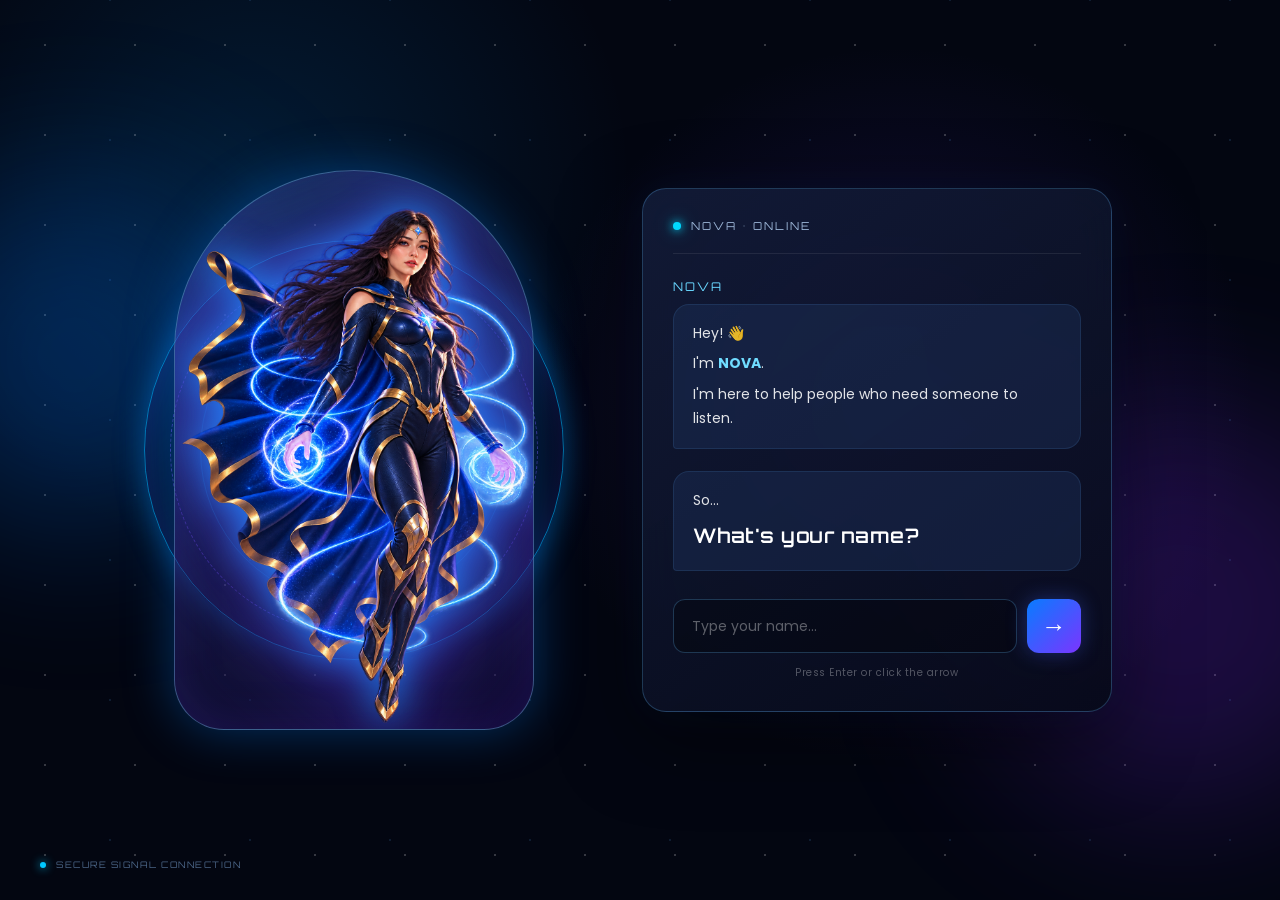
<file: index.html>
<!DOCTYPE html>
<html lang="en">

<head>
    <meta charset="UTF-8">
    <meta name="viewport" content="width=device-width, initial-scale=1.0">

    <title>NOVA | Guardian of Lost Hope</title>

    <link rel="preconnect" href="https://fonts.googleapis.com">
    <link rel="preconnect" href="https://fonts.gstatic.com" crossorigin>

    <link
        href="https://fonts.googleapis.com/css2?family=Orbitron:wght@400;500;600;700&family=Poppins:wght@300;400;500;600&display=swap"
        rel="stylesheet">

    <link rel="stylesheet" href="style.css">
</head>

<body>

    <main class="hero-screen">

        <!-- =================================
             BACKGROUND
        ================================== -->

        <div class="stars"></div>

        <div class="glow glow-one"></div>
        <div class="glow glow-two"></div>


        <!-- =================================
             NOVA
        ================================== -->

        <section class="superhero">

            <div class="hero-image-container">

                <div class="energy-circle"></div>

                <div class="hero-placeholder">

                    <img
                        src="images/nova2.png"
                        alt="NOVA - Guardian of Lost Hope"
                        class="nova-image"
                    >

                </div>

            </div>

        </section>


        <!-- =================================
             CONVERSATION
        ================================== -->

        <section class="conversation">

            <div class="conversation-header">

                <span class="online-dot"></span>

                <span>NOVA • ONLINE</span>

            </div>


            <!-- NOVA INTRO -->

            <div class="message nova-message">

                <div class="message-name">
                    NOVA
                </div>

                <div class="message-text">

                    <p>
                        Hey! 👋
                    </p>

                    <p>
                        I'm <strong>NOVA</strong>.
                    </p>

                    <p>
                        I'm here to help people
                        who need someone to listen.
                    </p>

                </div>

            </div>


            <!-- NAME QUESTION -->

            <div class="message nova-message">

                <div class="message-text">

                    <p>
                        So...
                    </p>

                    <p class="big-question">
                        What's your name?
                    </p>

                </div>

            </div>


            <!-- NAME INPUT -->

            <div class="user-input-area">

                <input
                    type="text"
                    id="nameInput"
                    placeholder="Type your name..."
                    autocomplete="off"
                >

                <button
                    id="sendName"
                    type="button"
                >
                    →
                </button>

            </div>


            <p class="input-hint">
                Press Enter or click the arrow
            </p>

        </section>


        <!-- =================================
             SIGNAL STATUS
        ================================== -->

        <div class="signal-indicator">

            <span class="signal-dot"></span>

            SECURE SIGNAL CONNECTION

        </div>

    </main>


    <!-- =================================
         JAVASCRIPT
    ================================== -->

    <script>

        const nameInput =
            document.getElementById("nameInput");

        const sendName =
            document.getElementById("sendName");


        function goToNextPage() {

            const name =
                nameInput.value.trim();


            /* Prevent empty name */

            if (name === "") {

                nameInput.focus();

                return;

            }


            /* Save visitor name */

            sessionStorage.setItem(
                "novaName",
                name
            );


            /* Go to age */

            window.location.href =
                "age.html";

        }


        /* Arrow button */

        sendName.addEventListener(
            "click",
            goToNextPage
        );


        /* Enter key */

        nameInput.addEventListener(
            "keydown",
            function(event) {

                if (event.key === "Enter") {

                    event.preventDefault();

                    goToNextPage();

                }

            }
        );

    </script>

</body>

</html>
</file>
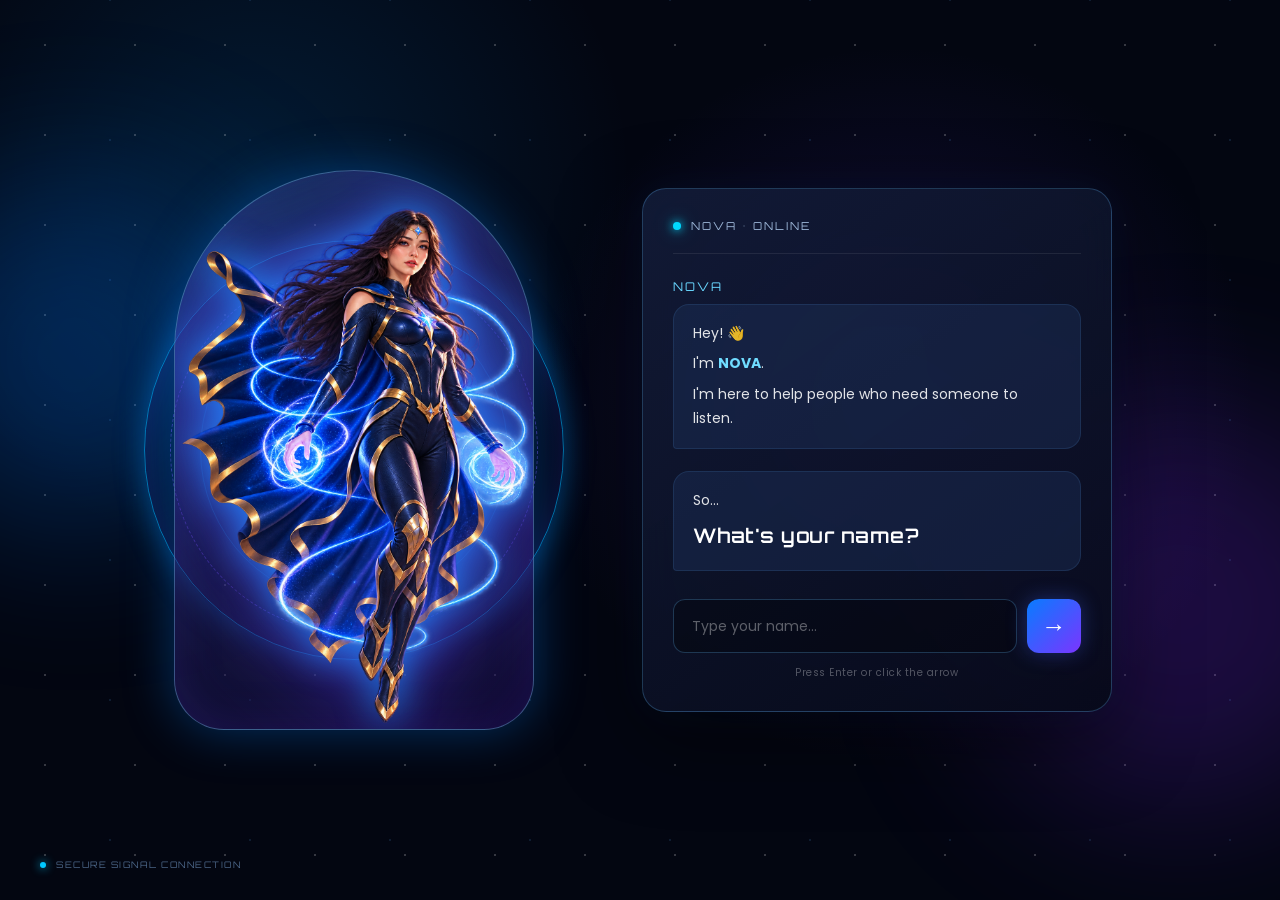
<file: age.html>
<!DOCTYPE html>
<html lang="en">

<head>

    <meta charset="UTF-8">

    <meta name="viewport"
          content="width=device-width, initial-scale=1.0">

    <title>NOVA | Age</title>

    <link rel="stylesheet" href="style.css">

</head>

<body>

<main class="hero-screen">

    <div class="stars"></div>

    <div class="glow glow-one"></div>
    <div class="glow glow-two"></div>


    <!-- Superhero -->

    <section class="superhero">

        <div class="hero-image-container">

            <div class="energy-circle"></div>

            <div class="hero-placeholder">

                <img
                    src="images/nova2.png"
                    alt="NOVA - Guardian of Lost Hope"
                    class="nova-image"
                >

            </div>

        </div>

    </section>


    <!-- Conversation -->

    <section class="conversation">

        <div class="conversation-header">

            <span class="online-dot"></span>

            <span>NOVA • ONLINE</span>

        </div>


        <div class="message nova-message">

            <div class="message-name">
                NOVA
            </div>

            <div class="message-text">

                <p id="greeting"></p>

                <p class="big-question">
                    How old are you?
                </p>

            </div>

        </div>


        <div class="user-input-area">

            <input
                type="number"
                id="ageInput"
                placeholder="Enter your age..."
                min="1"
                max="120"
            >

            <button id="sendAge">
                →
            </button>

        </div>


        <p class="input-hint">
            Press Enter or click the arrow
        </p>

    </section>


    <div class="signal-indicator">

        <span class="signal-dot"></span>

        SECURE SIGNAL CONNECTION

    </div>

</main>


<script>

    const name =
        sessionStorage.getItem("novaName");


    // If someone opens this page directly
    if (!name) {

        window.location.href =
            "index.html";

    }


    document.getElementById("greeting").textContent =
        `Nice to meet you, ${name}! ✨`;


    const ageInput =
        document.getElementById("ageInput");

    const sendAge =
        document.getElementById("sendAge");


    function submitAge() {

        const age =
            ageInput.value.trim();


        if (age === "") {

            ageInput.focus();

            return;

        }


        sessionStorage.setItem(
            "novaAge",
            age
        );


        window.location.href =
            "location.html";

    }


    sendAge.addEventListener(
        "click",
        submitAge
    );


    ageInput.addEventListener(
        "keydown",
        function(event) {

            if (event.key === "Enter") {

                event.preventDefault();

                submitAge();

            }

        }
    );

</script>

</body>

</html>
</file>
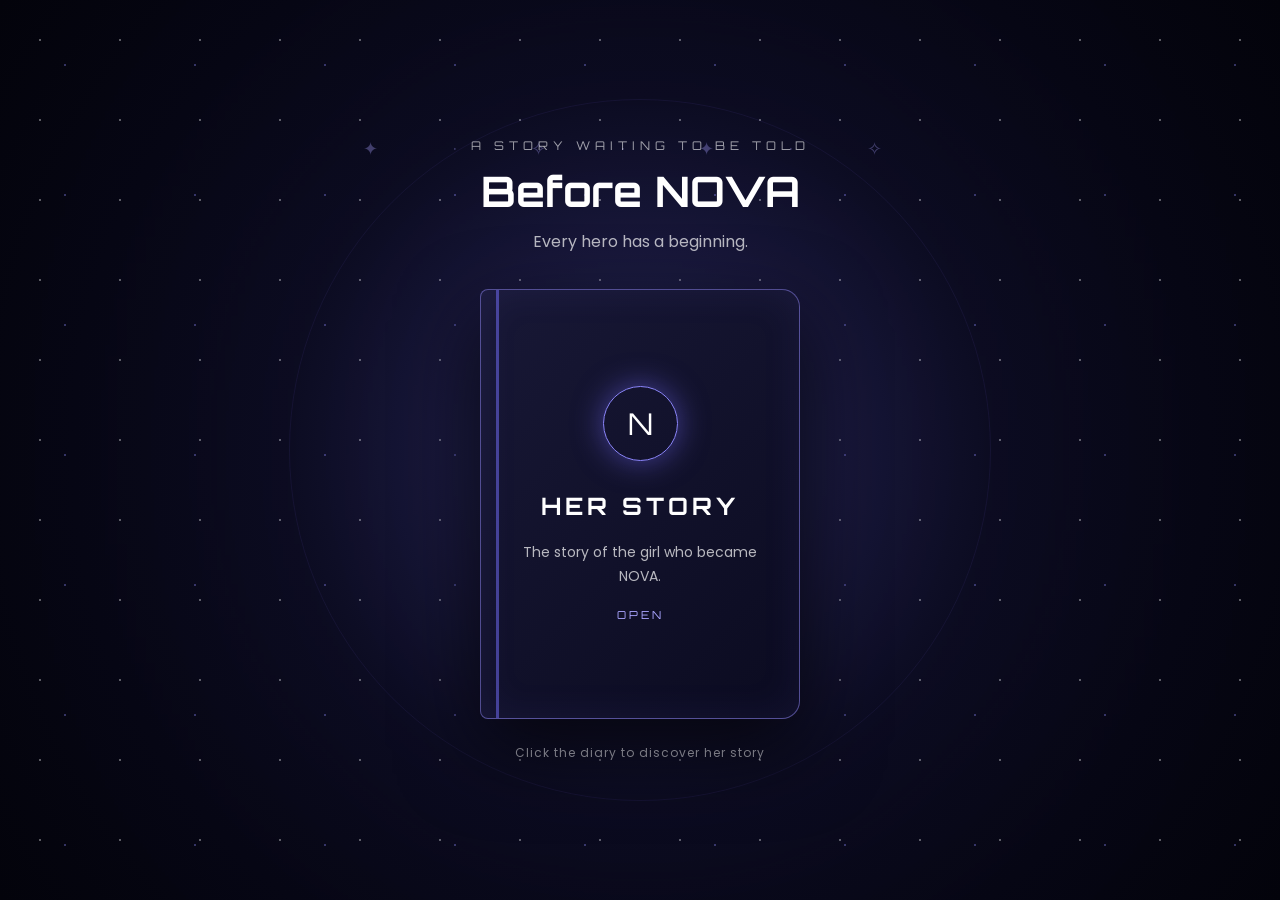
<file: diary.html>
<!DOCTYPE html>
<html lang="en">

<head>

    <meta charset="UTF-8">

    <meta name="viewport"
          content="width=device-width, initial-scale=1.0">

    <title>NOVA | The Diary</title>

    <link rel="preconnect"
          href="https://fonts.googleapis.com">

    <link rel="preconnect"
          href="https://fonts.gstatic.com"
          crossorigin>

    <link
        href="https://fonts.googleapis.com/css2?family=Orbitron:wght@400;500;600;700&family=Poppins:wght@300;400;500;600&display=swap"
        rel="stylesheet">

    <link rel="stylesheet" href="diary.css">

</head>


<body>

<div class="diary-page">

    <div class="stars"></div>

    <div class="diary-glow"></div>


    <!-- TOP TEXT -->

    <div class="diary-intro">

        <div class="small-text">
             A STORY WAITING TO BE TOLD
        </div>

        <h1>
            Before NOVA
        </h1>

        <p>
            Every hero has a beginning.
        </p>

    </div>


    <!-- DIARY -->

    <div class="diary-wrapper">

        <div class="diary-book"
             id="diaryBook">

            <div class="diary-cover">

                <div class="cover-symbol">
                    N
                </div>

                <h2>
                    HER STORY
                </h2>

                <p>
                    The story of the girl
                    who became NOVA.
                </p>

                <span>
                    OPEN
                </span>

            </div>

        </div>

    </div>


    <p class="hint">
        Click the diary to discover her story
    </p>


</div>


<script>

const diaryBook =
    document.getElementById("diaryBook");

diaryBook.addEventListener("click", function () {

    diaryBook.classList.add("opening");

    setTimeout(() => {

        window.location.href = "story.html";

    }, 900);

});

</script>


</body>

</html>
</file>
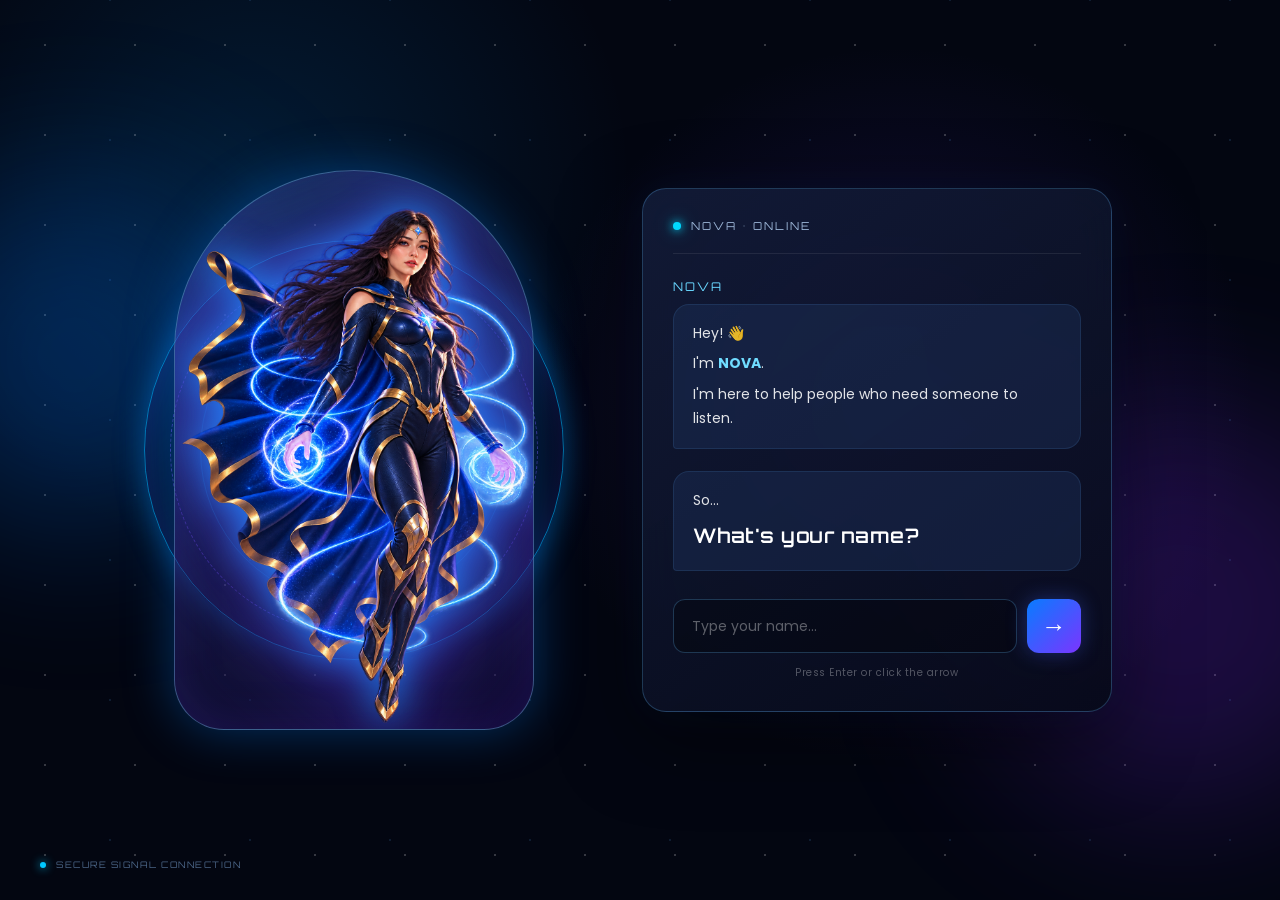
<file: email.html>
<!DOCTYPE html>
<html lang="en">

<head>

    <meta charset="UTF-8">

    <meta name="viewport"
          content="width=device-width, initial-scale=1.0">

    <title>NOVA | Contact</title>

    <link rel="stylesheet" href="style.css">

</head>

<body>

<main class="hero-screen">

    <div class="stars"></div>

    <div class="glow glow-one"></div>
    <div class="glow glow-two"></div>


    <section class="superhero">

        <div class="hero-image-container">

            <div class="energy-circle"></div>

            <div class="hero-placeholder">

                <img
                    src="images/nova2.png"
                    alt="NOVA - Guardian of Lost Hope"
                    class="nova-image"
                >

            </div>

        </div>

    </section>


    <section class="conversation">

        <div class="conversation-header">

            <span class="online-dot"></span>

            <span>NOVA • ONLINE</span>

        </div>


        <div class="message nova-message">

            <div class="message-name">
                NOVA
            </div>

            <div class="message-text">

                <p>
                    Perfect, <span id="userName"></span>. 📡
                </p>

                <p class="big-question">
                    What's your email address?
                </p>

            </div>

        </div>


        <div class="user-input-area">

            <input
                type="email"
                id="emailInput"
                placeholder="Enter your email..."
            >

            <button id="sendEmail">


                →
            </button>

        </div>


        <p class="input-hint">
            Press Enter or click the arrow
        </p>

    </section>


    <div class="signal-indicator">

        <span class="signal-dot"></span>

        SECURE SIGNAL CONNECTION

    </div>

</main>


<script>

    const name =
        sessionStorage.getItem("novaName");


    if (!name) {

        window.location.href =
            "index.html";

    }


    document.getElementById(
        "userName"
    ).textContent = name;


    const emailInput =
        document.getElementById(
            "emailInput"
        );

    const sendEmail =
        document.getElementById(
            "sendEmail"
        );

function showEmailError(message) {

    let errorMessage =
        document.getElementById("emailError");


    if (!errorMessage) {

        errorMessage =
            document.createElement("p");

        errorMessage.id =
            "emailError";

        errorMessage.className =
            "email-error";

        emailInput.parentElement
            .after(errorMessage);

    }


    errorMessage.textContent =
        message;

}



    function submitEmail() {

    const email = emailInput.value.trim();

    // Basic valid email format
    const emailPattern =
    /^[^\s@]+@[^\s@]+\.[^\s@]{2,}$/;


    // Empty email
    if (email === "") {

        showEmailError(
            "Please enter your email address."
        );

        emailInput.focus();

        return;

    }


    // Invalid email
    if (!emailPattern.test(email)) {

        showEmailError(
            "Please enter a valid email address."
        );

        emailInput.focus();

        return;

    }


    // Email is valid
    sessionStorage.setItem(
        "novaEmail",
        email
    );


    // Only now redirect
    window.location.href =
        "help.html";

}


    sendEmail.addEventListener(
        "click",
        submitEmail
    );


    emailInput.addEventListener(
        "keydown",
        function(event) {

            if (event.key === "Enter") {

                event.preventDefault();

                submitEmail();

            }

        }
    );

</script>

</body>

</html>
</file>
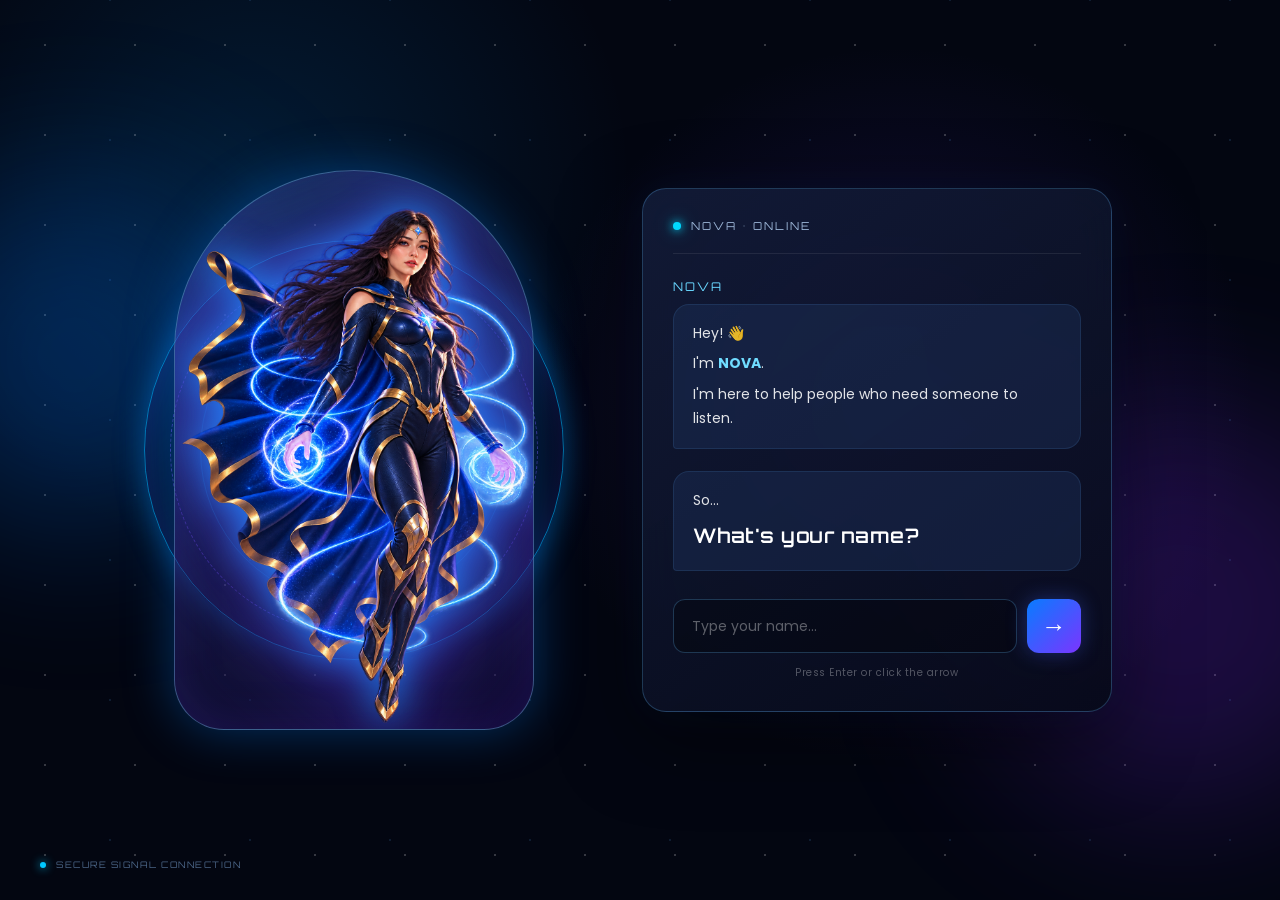
<file: help.html>
<!DOCTYPE html>
<html lang="en">

<head>

    <meta charset="UTF-8">

    <meta name="viewport"
          content="width=device-width, initial-scale=1.0">

    <title>NOVA | Guardian Mode</title>

    <!-- Google Fonts -->
    <link rel="preconnect"
          href="https://fonts.googleapis.com">

    <link rel="preconnect"
          href="https://fonts.gstatic.com"
          crossorigin>

    <link
        href="https://fonts.googleapis.com/css2?family=Orbitron:wght@400;500;600;700;800&family=Poppins:wght@300;400;500;600&display=swap"
        rel="stylesheet">

    <!-- Your CSS -->
    <link rel="stylesheet" href="style.css">

</head>


<body>

<main class="space-screen">


    <!-- =================================
         SPACE BACKGROUND
    ================================== -->

    <div class="space-stars"></div>

    <div class="space-stars stars-two"></div>

    <div class="nebula nebula-one"></div>

    <div class="nebula nebula-two"></div>

    <div class="nebula nebula-three"></div>

    <div class="shooting-star shooting-one"></div>

    <div class="shooting-star shooting-two"></div>


    <!-- =================================
         NOVA
    ================================== -->

    <section class="nova-area">

        <div class="nova-glow"></div>

        <div class="nova-character">

            <div class="hero-placeholder">

                <img
                    src="images/nova.jpeg"
                    alt="NOVA - Guardian of Lost Hope"
                    class="nova-image"
                >

            </div>

        </div>

    </section>


    <!-- =================================
         GUARDIAN SHIELD
    ================================== -->

    <section class="shield-container">

        <div class="shield-ring ring-1"></div>

        <div class="shield-ring ring-2"></div>

        <div class="shield-ring ring-3"></div>


        <!-- MAIN SHIELD -->

        <div class="guardian-shield">

            <div class="shield-inner">


                <!-- Shield Icon -->

                <div class="shield-icon">
                    <img src="images/ball.png" >
                </div>


                <!-- Status -->

                <div class="shield-status">
                    GUARDIAN MODE
                </div>


                <p class="shield-small-text">
                    SECURE CHANNEL ACTIVE
                </p>


                <!-- Visitor Name -->

                <h1>
                    So,
                    <span id="userName"></span>...
                </h1>


                <h2>
                    How can I help you?
                </h2>


                <p class="shield-description">
                    Tell me what's happening.
                    I'm listening.
                </p>


                <!-- =================================
                     GRIEVANCE INPUT
                ================================== -->

                <div class="shield-input-area">

                    <textarea
                        id="problemInput"
                        placeholder="Type your message here..."
                        maxlength="1000"
                    ></textarea>


                    <button
                        id="sendProblem"
                        type="button"
                    >

                        <span>
                            SEND SIGNAL
                        </span>

                        <span class="send-icon">
                            ⚡
                        </span>

                    </button>

                </div>


            </div>

        </div>

    </section>


    <!-- =================================
         STATUS
    ================================== -->

    <div class="space-status">

        <span class="status-light"></span>

        NOVA SIGNAL • GUARDIAN MODE ACTIVE

    </div>


    <!-- =================================
         SIGNAL RECEIVED POPUP
    ================================== -->

    <div
        class="signal-popup"
        id="signalPopup"
    >

        <div class="popup-shield">

            <div class="popup-icon">
                ✓
            </div>


            <div class="popup-label">
                SIGNAL RECEIVED
            </div>


            <h2>
                You're not alone.
            </h2>


            <p>
                Your message has reached NOVA.
                I'm here to help you.
            </p>


            <button
                id="closePopup"
                type="button"
            >
                CONTINUE
            </button>

        </div>

    </div>


</main>


<!-- =================================
     JAVASCRIPT
================================== -->

<script>

/* =================================
   GET VISITOR INFORMATION
================================= */

const visitorName =
    sessionStorage.getItem("novaName") || "";

const visitorAge =
    sessionStorage.getItem("novaAge") || "";

const visitorLocation =
    sessionStorage.getItem("novaLocation") || "";

const visitorEmail =
    sessionStorage.getItem("novaEmail") || "";


/* =================================
   CHECK THAT VISITOR INFORMATION
   EXISTS
================================= */

if (
    !visitorName ||
    !visitorAge ||
    !visitorLocation ||
    !visitorEmail
) {

    alert(
        "Some visitor information is missing. Please start again from the beginning."
    );

    window.location.href = "index.html";

}


/* =================================
   DISPLAY VISITOR NAME
================================= */

const userNameElement =
    document.getElementById("userName");

if (userNameElement) {

    userNameElement.textContent =
        visitorName || "Friend";

}


/* =================================
   GET PAGE ELEMENTS
================================= */

const problemInput =
    document.getElementById("problemInput");

const sendProblem =
    document.getElementById("sendProblem");

const signalPopup =
    document.getElementById("signalPopup");

const closePopup =
    document.getElementById("closePopup");


/* =================================
   SEND SIGNAL
================================= */

if (sendProblem) {

    sendProblem.addEventListener(
        "click",
        async function () {


            /* -----------------------------
               GET GRIEVANCE
            ----------------------------- */

            const grievance =
                problemInput.value.trim();


            /* -----------------------------
               CHECK GRIEVANCE
            ----------------------------- */

            if (grievance === "") {

                alert(
                    "Please tell NOVA what is happening."
                );

                problemInput.focus();

                return;

            }


            /* -----------------------------
               SHOW SENDING
            ----------------------------- */

            sendProblem.innerHTML = `
                <span>SENDING...</span>
                <span class="send-icon">⚡</span>
            `;


            sendProblem.disabled = true;

            problemInput.disabled = true;


            /* -----------------------------
               SAVE GRIEVANCE
            ----------------------------- */

            sessionStorage.setItem(
                "novaProblem",
                grievance
            );


            /* =================================
               SEND DATA TO PYTHON / FLASK
            ================================= */

            try {

                const response = await fetch(
                    "https://superwomen-backend.vercel.app/api/grievance",
                    {
                        method: "POST",

                        headers: {
                            "Content-Type": "application/json"
                        },

                        body: JSON.stringify({

                            name: visitorName,

                            age: visitorAge,

                            location: visitorLocation,

                            email: visitorEmail,

                            grievance: grievance

                        })

                    }
                );


                /* -----------------------------
                   GET SERVER RESPONSE
                ----------------------------- */

                const result =
                    await response.json();


                console.log(
                    "NOVA server response:",
                    result
                );


                /* =================================
                   SUCCESS
                ================================= */

                if (
                    response.ok &&
                    result.success
                ) {

                    sendProblem.innerHTML = `
                        <span>SIGNAL SENT</span>
                        <span>✓</span>
                    `;


                    /* -----------------------------
                       SHOW POPUP
                    ----------------------------- */

                    setTimeout(
                        function () {

                            if (signalPopup) {

                                signalPopup.classList.add(
                                    "active"
                                );

                            }

                        },
                        500
                    );

                }


                /* =================================
                   SERVER ERROR
                ================================= */

                else {

                    throw new Error(
                        result.message ||
                        "The server could not process the signal."
                    );

                }

            }


            /* =================================
               CONNECTION ERROR
            ================================= */

            catch (error) {

                console.error(
                    "NOVA SIGNAL ERROR:",
                    error
                );


                /* -----------------------------
                   RESET BUTTON
                ----------------------------- */

                sendProblem.innerHTML = `
                    <span>SEND SIGNAL</span>
                    <span class="send-icon">⚡</span>
                `;


                sendProblem.disabled = false;

                problemInput.disabled = false;


                alert(
                    "The signal could not be sent. Please make sure the Python server is running."
                );

            }

        }
    );

}


/* =================================
   CONTINUE BUTTON
================================= */

if (closePopup) {

    closePopup.addEventListener(
        "click",
        function () {


            if (signalPopup) {

                signalPopup.classList.remove(
                    "active"
                );

            }


            window.location.href =
                "diary.html";

        }
    );

}


/* =================================
   CTRL + ENTER TO SEND
================================= */

if (problemInput) {

    problemInput.addEventListener(
        "keydown",
        function (event) {

            if (
                event.key === "Enter" &&
                event.ctrlKey
            ) {

                event.preventDefault();

                sendProblem.click();

            }

        }
    );

}

</script>


</body>

</html>
</file>
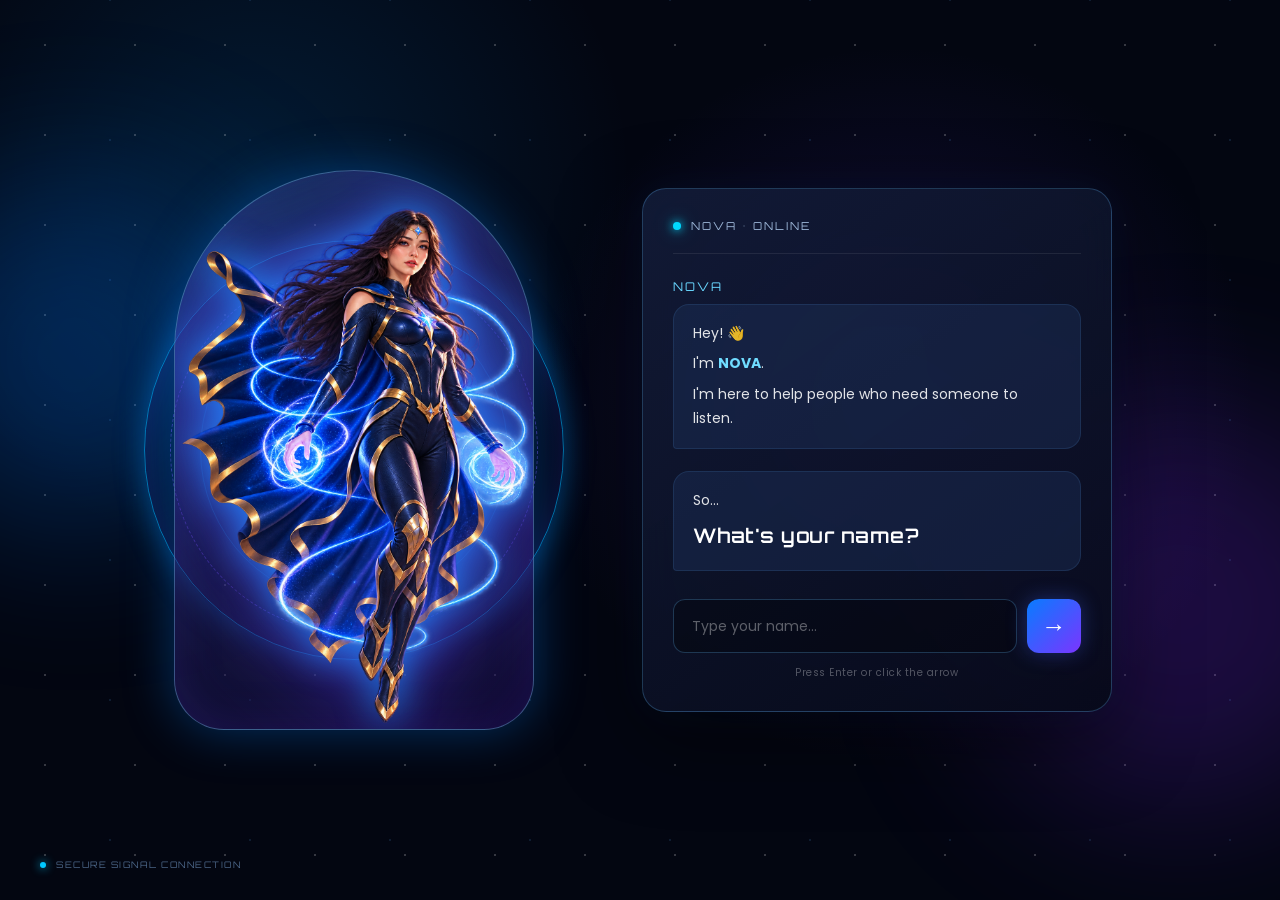
<file: location.html>
<!DOCTYPE html>
<html lang="en">

<head>

    <meta charset="UTF-8">

    <meta name="viewport"
          content="width=device-width, initial-scale=1.0">

    <title>NOVA | Location</title>

    <link rel="stylesheet" href="style.css">

</head>

<body>

<main class="hero-screen">

    <div class="stars"></div>

    <div class="glow glow-one"></div>
    <div class="glow glow-two"></div>


    <section class="superhero">

        <div class="hero-image-container">

            <div class="energy-circle"></div>

            <div class="hero-placeholder">

                <img
                    src="images/nova2.png"
                    alt="NOVA - Guardian of Lost Hope"
                    class="nova-image"
                >

            </div>

        </div>

    </section>


    <section class="conversation">

        <div class="conversation-header">

            <span class="online-dot"></span>

            <span>NOVA • ONLINE</span>

        </div>


        <div class="message nova-message">

            <div class="message-name">
                NOVA
            </div>

            <div class="message-text">

                <p>
                    Got it, <span id="userName"></span>. 👍
                </p>

                <p class="big-question">
                    Where are you from?
                </p>

            </div>

        </div>


        <div class="user-input-area">

            <input
                type="text"
                id="locationInput"
                placeholder="City / Location..."
            >

            <button id="sendLocation">
                →
            </button>

        </div>


        <p class="input-hint">
            Press Enter or click the arrow
        </p>

    </section>


    <div class="signal-indicator">

        <span class="signal-dot"></span>

        SECURE SIGNAL CONNECTION

    </div>

</main>


<script>

    const name =
        sessionStorage.getItem("novaName");


    if (!name) {

        window.location.href =
            "index.html";

    }


    document.getElementById(
        "userName"
    ).textContent = name;


    const locationInput =
        document.getElementById(
            "locationInput"
        );

    const sendLocation =
        document.getElementById(
            "sendLocation"
        );


    function submitLocation() {

        const location =
            locationInput.value.trim();


        if (location === "") {

            locationInput.focus();

            return;

        }


        sessionStorage.setItem(
            "novaLocation",
            location
        );


        window.location.href =
            "email.html";

    }


    sendLocation.addEventListener(
        "click",
        submitLocation
    );


    locationInput.addEventListener(
        "keydown",
        function(event) {

            if (event.key === "Enter") {

                event.preventDefault();

                submitLocation();

            }

        }
    );

</script>

</body>

</html>
</file>
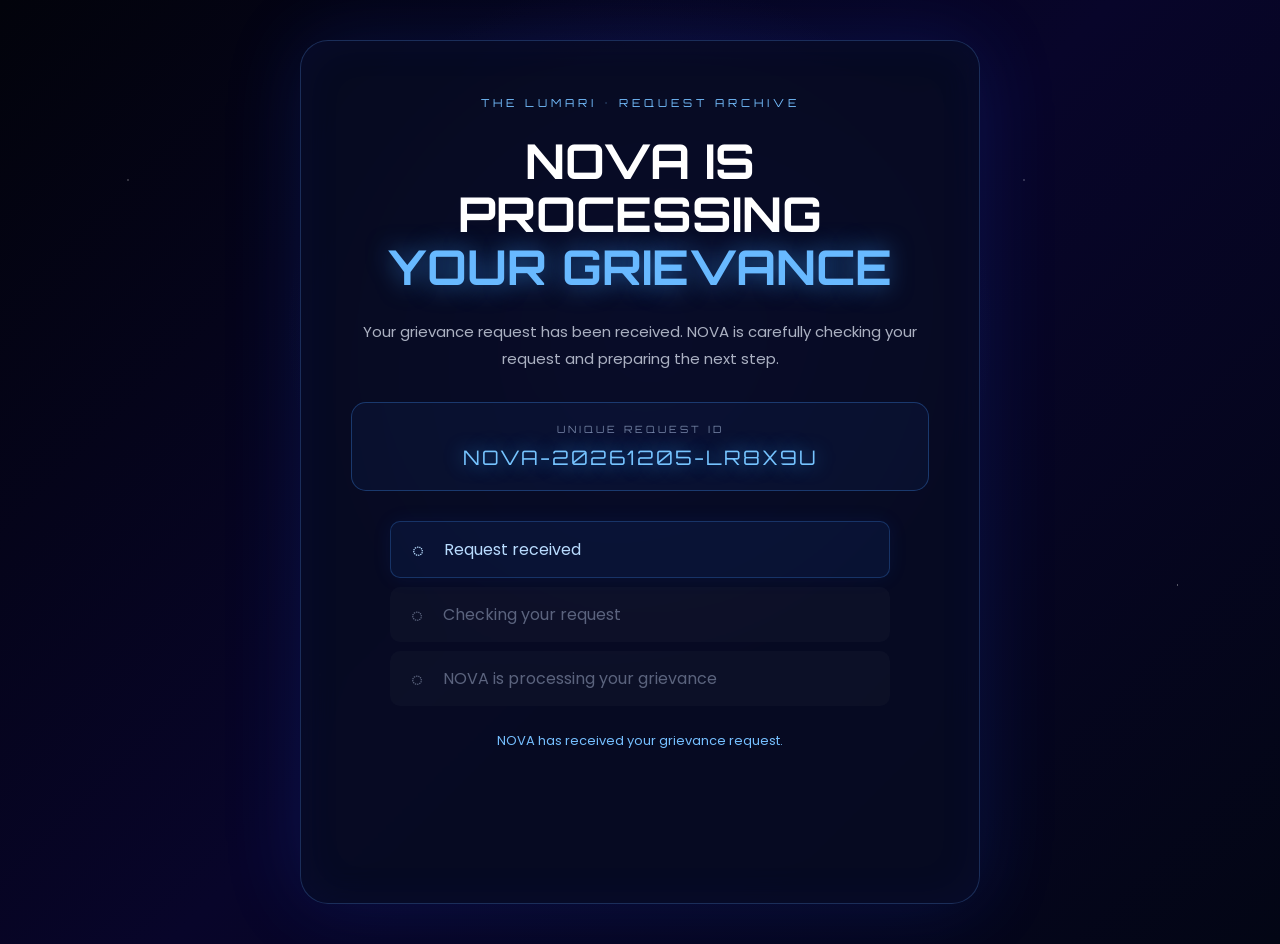
<file: request-status.html>
<!DOCTYPE html>
<html lang="en">

<head>
    <meta charset="UTF-8">

    <meta name="viewport"
          content="width=device-width, initial-scale=1.0">

    <title>NOVA | Request Status</title>

    <link rel="preconnect"
          href="https://fonts.googleapis.com">

    <link rel="preconnect"
          href="https://fonts.gstatic.com"
          crossorigin>

    <link href="https://fonts.googleapis.com/css2?family=Orbitron:wght@400;500;600;700&family=Poppins:wght@300;400;500;600&display=swap"
          rel="stylesheet">

    <link rel="stylesheet"
          href="request-status.css">
</head>

<body>

    <div class="space"></div>

    <main class="status-page">

        

        <section class="status-card">

            <div class="lumari">
                THE LUMARI • REQUEST ARCHIVE
            </div>

            <h1>
                NOVA IS PROCESSING
                <span>YOUR GRIEVANCE</span>
            </h1>

            <p class="description">
                Your grievance request has been received.
                NOVA is carefully checking your request
                and preparing the next step.
            </p>


            <!-- REQUEST ID -->

            <div class="request-box">

                <div class="request-label">
                    UNIQUE REQUEST ID
                </div>

                <div id="requestId"
                     class="request-id">
                    GENERATING...
                </div>

            </div>


            <!-- PROCESS -->

            <div class="process">

                <div id="step1"
                     class="step">

                    <div class="icon">◌</div>

                    <span>
                        Request received
                    </span>

                </div>


                <div id="step2"
                     class="step">

                    <div class="icon">◌</div>

                    <span>
                        Checking your request
                    </span>

                </div>


                <div id="step3"
                     class="step">

                    <div class="icon">◌</div>

                    <span>
                        NOVA is processing your grievance
                    </span>

                </div>

            </div>


            <div id="message"
                 class="message">

                NOVA is checking your request...

            </div>


            <!-- HOME -->

            <button id="homeButton"
                    class="home-button">

                RETURN TO NOVA HOME

                <span>→</span>

            </button>

        </section>

    </main>

    <script src="request-status.js"></script>

</body>

</html>
</file>
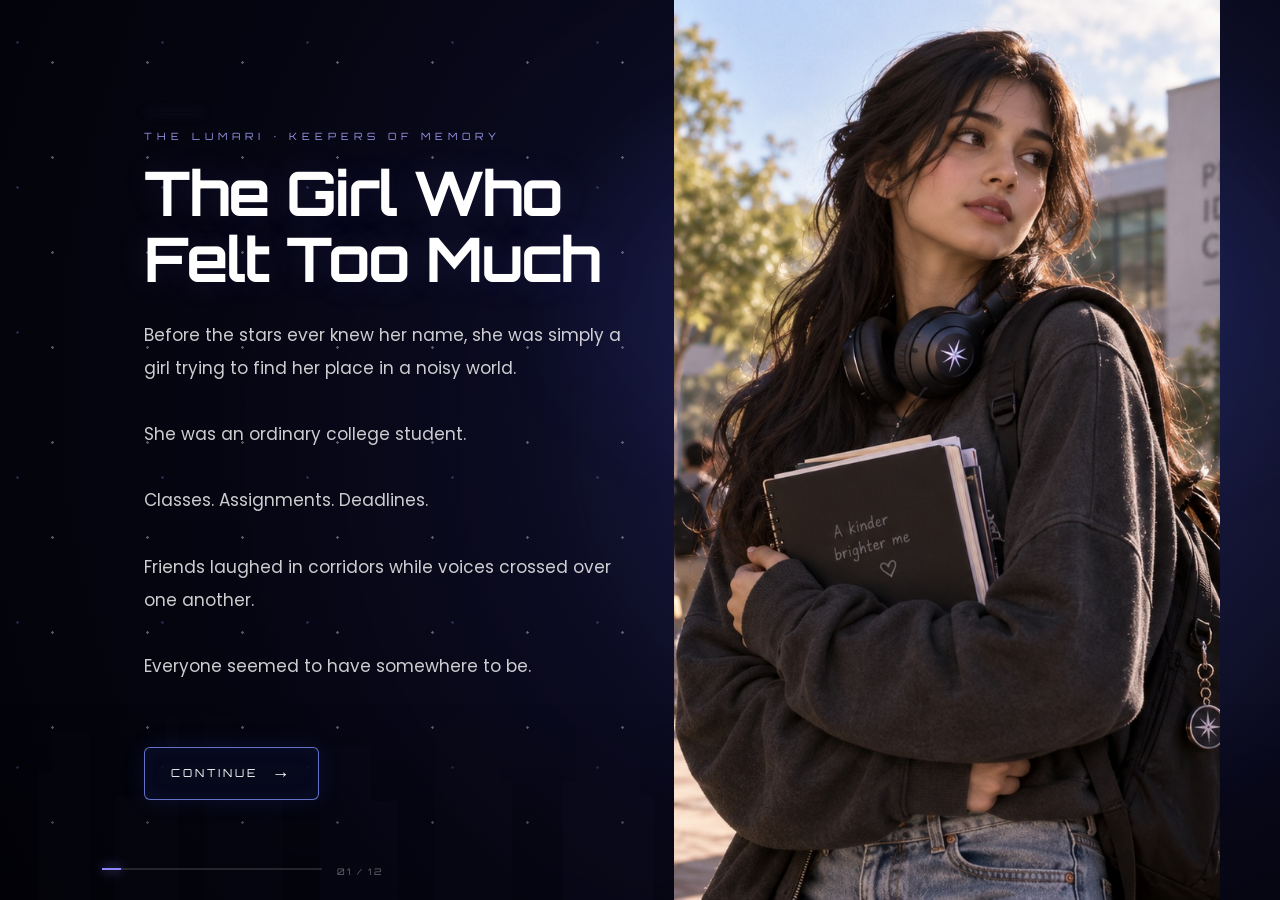
<file: story.html>
<!DOCTYPE html>
<html lang="en">
<head>
    <meta charset="UTF-8">
    <meta name="viewport" content="width=device-width, initial-scale=1.0">

    <title>NOVA | Her Story</title>

    <link rel="preconnect" href="https://fonts.googleapis.com">
    <link rel="preconnect" href="https://fonts.gstatic.com" crossorigin>

    <link
        href="https://fonts.googleapis.com/css2?family=Orbitron:wght@400;500;600;700;800&family=Poppins:wght@300;400;500;600&display=swap"
        rel="stylesheet">

    <link rel="stylesheet" href="story.css">
</head>

<body>

<div id="story" class="scene-ordinary">

    <div class="scene-background">
        <div class="stars"></div>
        <div class="aurora"></div>
        <div class="moon"></div>
        <div class="city"></div>
        <div class="glow"></div>
    </div>

    <div class="visual-area">
        <div class="visual-frame">
            <div class="image-halo"></div>

            <img
                id="sceneImage"
                src=""
                alt="Scene from NOVA's story">

            <div id="visualFallback" class="visual-fallback" aria-hidden="true">
                <span>✦</span>
            </div>
        </div>

        <div id="floatingParticles" class="floating-particles"></div>
    </div>

    <main class="story-area">
        <article class="story-card" id="storyCard">

            <div class="story-line"></div>

            <div class="narrator">
                THE LUMARI · KEEPERS OF MEMORY
            </div>

            <h1 id="title">The Girl Who Felt Too Much</h1>

            <div id="storyText" class="story-text"></div>

            <button id="nextButton" class="continue-button" type="button">
                <span>CONTINUE</span>
                <b>→</b>
            </button>

        </article>
    </main>

    <div class="progress">
        <div id="progressFill" class="progress-fill"></div>
    </div>

    <div class="progress-label" id="progressLabel">01 / 12</div>

    <div class="shield-icon">
    <img src="images/ball.png" alt="Nova Energy Orb">
</div>

    <div id="flash" class="flash"></div>

</div>

<script src="story.js"></script>
</body>
</html>
</file>
<file: style.css>
/* =========================================
   NOVA SIGNAL
   STEP 1 - SUPERHERO INTRO SCREEN
========================================= */


/* =========================================
   BASIC RESET
========================================= */

* {
    margin: 0;
    padding: 0;
    box-sizing: border-box;
}

html {
    scroll-behavior: smooth;
}

body {
    font-family: "Poppins", sans-serif;
    background: #030611;
    color: white;
    overflow-x: hidden;
}


/* =========================================
   MAIN SCREEN
========================================= */

.hero-screen {
    min-height: 100vh;
    width: 100%;

    position: relative;

    display: flex;
    align-items: center;
    justify-content: center;

    overflow: hidden;

    background:
        radial-gradient(
            circle at 70% 45%,
            rgba(72, 40, 180, 0.25),
            transparent 35%
        ),
        radial-gradient(
            circle at 20% 20%,
            rgba(0, 150, 255, 0.15),
            transparent 30%
        ),
        #030611;
}


/* =========================================
   STAR BACKGROUND
========================================= */

.stars {
    position: absolute;

    width: 100%;
    height: 100%;

    background-image:
        radial-gradient(circle, rgba(255,255,255,0.8) 1px, transparent 1px),
        radial-gradient(circle, rgba(100,180,255,0.5) 1px, transparent 1px);

    background-size:
        90px 90px,
        140px 140px;

    background-position:
        0 0,
        40px 70px;

    opacity: 0.25;

    animation: starMove 20s linear infinite;
}

@keyframes starMove {

    from {
        transform: translateY(0);
    }

    to {
        transform: translateY(-90px);
    }

}


/* =========================================
   BACKGROUND GLOW
========================================= */

.glow {
    position: absolute;

    border-radius: 50%;

    filter: blur(80px);

    pointer-events: none;
}

.glow-one {
    width: 350px;
    height: 350px;

    background: rgba(0, 120, 255, 0.25);

    left: -100px;
    top: 20%;
}

.glow-two {
    width: 400px;
    height: 400px;

    background: rgba(130, 40, 255, 0.20);

    right: -100px;
    bottom: 10%;
}


/* =========================================
   SUPERHERO AREA
========================================= */

.superhero {

    position: relative;

    width: 45%;
    min-height: 700px;

    display: flex;

    align-items: center;
    justify-content: center;

    z-index: 2;

    animation: heroEntrance 1.5s ease-out;
}

@keyframes heroEntrance {

    0% {
        opacity: 0;
        transform: translateY(80px) scale(0.9);
    }

    100% {
        opacity: 1;
        transform: translateY(0) scale(1);
    }

}


/* =========================================
   HERO IMAGE CONTAINER
========================================= */

.hero-image-container {

    position: relative;

    width: 430px;
    height: 600px;

    display: flex;

    align-items: center;
    justify-content: center;
}


/* =========================================
   ENERGY CIRCLE
========================================= */

.energy-circle {

    position: absolute;

    width: 420px;
    height: 420px;

    border-radius: 50%;

    border: 1px solid rgba(0, 180, 255, 0.6);

    box-shadow:
        0 0 30px rgba(0, 150, 255, 0.4),
        inset 0 0 30px rgba(80, 60, 255, 0.2);

    animation:
        energyPulse 3s ease-in-out infinite,
        rotateCircle 18s linear infinite;
}

.energy-circle::before {

    content: "";

    position: absolute;

    inset: 25px;

    border-radius: 50%;

    border: 1px dashed rgba(130, 80, 255, 0.5);

}

.energy-circle::after {

    content: "";

    position: absolute;

    inset: 55px;

    border-radius: 50%;

    border: 1px solid rgba(0, 190, 255, 0.25);

}

@keyframes energyPulse {

    0%,
    100% {
        transform: scale(0.98);
        opacity: 0.7;
    }

    50% {
        transform: scale(1.04);
        opacity: 1;
    }

}

@keyframes rotateCircle {

    from {
        rotate: 0deg;
    }

    to {
        rotate: 360deg;
    }

}


/* =========================================
   HERO PLACEHOLDER
========================================= */

.hero-placeholder {

    width: 280px;
    height: 470px;

    position: relative;

    display: flex;

    align-items: center;
    justify-content: center;

    border-radius: 140px 140px 40px 40px;

    background:
        linear-gradient(
            160deg,
            rgba(50, 90, 150, 0.35),
            rgba(30, 15, 80, 0.5)
        );

    border: 1px solid rgba(120, 190, 255, 0.4);

    box-shadow:
        0 0 50px rgba(0, 130, 255, 0.35),
        inset 0 0 50px rgba(100, 60, 255, 0.15);

    animation: floatingHero 4s ease-in-out infinite;
}

@keyframes floatingHero {

    0%,
    100% {
        transform: translateY(0);
    }

    50% {
        transform: translateY(-15px);
    }

}


/* =========================================
   NOVA SYMBOL
========================================= */

.hero-symbol {

    width: 110px;
    height: 110px;

    border-radius: 50%;

    display: flex;

    align-items: center;
    justify-content: center;

    font-family: "Orbitron", sans-serif;

    font-size: 55px;
    font-weight: 700;

    color: white;

    border: 2px solid rgba(100, 210, 255, 0.8);

    background: rgba(0, 110, 220, 0.15);

    box-shadow:
        0 0 20px rgba(0, 180, 255, 0.7),
        0 0 60px rgba(90, 50, 255, 0.4);

    animation: symbolGlow 2s ease-in-out infinite;
}

@keyframes symbolGlow {

    0%,
    100% {
        box-shadow:
            0 0 20px rgba(0, 180, 255, 0.6),
            0 0 50px rgba(90, 50, 255, 0.3);
    }

    50% {
        box-shadow:
            0 0 35px rgba(0, 200, 255, 0.9),
            0 0 80px rgba(100, 60, 255, 0.5);
    }

}


/* =========================================
   CONVERSATION PANEL
========================================= */

.conversation {

    position: relative;

    width: 470px;

    padding: 30px;

    margin-right: 8%;

    border-radius: 24px;

    background:
        linear-gradient(
            145deg,
            rgba(20, 30, 60, 0.82),
            rgba(7, 10, 25, 0.92)
        );

    border: 1px solid rgba(100, 190, 255, 0.25);

    box-shadow:
        0 25px 80px rgba(0, 0, 0, 0.5),
        0 0 40px rgba(0, 120, 255, 0.08);

    backdrop-filter: blur(20px);

    z-index: 5;

    animation: chatEntrance 1.2s ease-out 0.3s both;
}

@keyframes chatEntrance {

    0% {
        opacity: 0;
        transform: translateX(70px);
    }

    100% {
        opacity: 1;
        transform: translateX(0);
    }

}


/* =========================================
   CHAT HEADER
========================================= */

.conversation-header {

    display: flex;

    align-items: center;

    gap: 10px;

    padding-bottom: 20px;

    margin-bottom: 25px;

    border-bottom: 1px solid rgba(255,255,255,0.08);

    font-family: "Orbitron", sans-serif;

    font-size: 11px;

    letter-spacing: 2px;

    color: rgba(190,220,255,0.8);
}


/* Online dot */

.online-dot {

    width: 8px;
    height: 8px;

    border-radius: 50%;

    background: #00d9ff;

    box-shadow:
        0 0 8px #00d9ff,
        0 0 18px rgba(0,217,255,0.6);

    animation: onlinePulse 1.5s infinite;
}

@keyframes onlinePulse {

    0%,
    100% {
        opacity: 1;
    }

    50% {
        opacity: 0.4;
    }

}


/* =========================================
   MESSAGE
========================================= */

.message {

    margin-bottom: 22px;

}

.message-name {

    font-family: "Orbitron", sans-serif;

    font-size: 12px;

    letter-spacing: 2px;

    margin-bottom: 10px;

    color: #69d7ff;
}

.message-text {

    padding: 17px 19px;

    border-radius: 16px 16px 16px 4px;

    background: rgba(30, 50, 90, 0.45);

    border: 1px solid rgba(100, 180, 255, 0.12);

    color: rgba(255,255,255,0.88);

    font-size: 14px;

    line-height: 1.7;
}

.message-text p {
    margin-bottom: 7px;
}

.message-text p:last-child {
    margin-bottom: 0;
}

.message-text strong {
    color: #70dcff;
}


/* =========================================
   BIG QUESTION
========================================= */

.big-question {

    font-family: "Orbitron", sans-serif;

    font-size: 20px;

    font-weight: 600;

    letter-spacing: 0.5px;

    color: white;

    margin-top: 5px;
}


/* =========================================
   INPUT AREA
========================================= */

.user-input-area {

    display: flex;

    gap: 10px;

    margin-top: 28px;
}


/* Input */

.user-input-area input {

    flex: 1;

    height: 54px;

    padding: 0 18px;

    border-radius: 12px;

    outline: none;

    border: 1px solid rgba(100, 190, 255, 0.25);

    background: rgba(0,0,0,0.3);

    color: white;

    font-family: "Poppins", sans-serif;

    font-size: 14px;

    transition: 0.3s;
}

.user-input-area input::placeholder {

    color: rgba(255,255,255,0.35);
}

.user-input-area input:focus {

    border-color: rgba(70, 200, 255, 0.8);

    box-shadow:
        0 0 15px rgba(0,160,255,0.2);
}


/* =========================================
   SEND BUTTON
========================================= */

.user-input-area button {

    width: 54px;
    height: 54px;

    border: none;

    border-radius: 12px;

    cursor: pointer;

    color: white;

    font-size: 25px;

    background:
        linear-gradient(
            135deg,
            #087cff,
            #7b35ff
        );

    box-shadow:
        0 0 20px rgba(60,100,255,0.35);

    transition: 0.3s;
}

.user-input-area button:hover {

    transform: translateY(-3px);

    box-shadow:
        0 0 30px rgba(60,140,255,0.6);
}

.user-input-area button:active {

    transform: scale(0.95);
}


/* =========================================
   INPUT HINT
========================================= */

.input-hint {

    text-align: center;

    margin-top: 12px;

    font-size: 10px;

    color: rgba(255,255,255,0.3);

    letter-spacing: 0.5px;
}


/* =========================================
   SIGNAL INDICATOR
========================================= */

.signal-indicator {

    position: absolute;

    bottom: 30px;
    left: 40px;

    display: flex;

    align-items: center;

    gap: 10px;

    font-family: "Orbitron", sans-serif;

    font-size: 9px;

    letter-spacing: 1.5px;

    color: rgba(150,200,255,0.5);

    z-index: 10;
}

.signal-dot {

    width: 6px;
    height: 6px;

    border-radius: 50%;

    background: #00c8ff;

    box-shadow: 0 0 10px #00c8ff;
}


/* =========================================
   RESPONSIVE DESIGN
========================================= */

@media (max-width: 1000px) {

    .hero-screen {

        flex-direction: column;

        padding: 60px 20px;

        gap: 20px;

    }

    .superhero {

        width: 100%;

        min-height: 500px;

    }

    .hero-image-container {

        transform: scale(0.75);

    }

    .conversation {

        width: min(470px, 92vw);

        margin-right: 0;

    }

    .signal-indicator {

        position: relative;

        bottom: auto;
        left: auto;

        margin-top: 20px;

    }

}


@media (max-width: 600px) {

    .hero-screen {

        min-height: 100vh;

        padding: 30px 15px 70px;

    }

    .superhero {

        min-height: 420px;

    }

    .hero-image-container {

        transform: scale(0.55);

    }

    .conversation {

        padding: 22px;

        border-radius: 18px;

    }

    .message-text {

        font-size: 13px;

    }

    .big-question {

        font-size: 17px;

    }

    .user-input-area input {

        height: 50px;

    }

    .user-input-area button {

        width: 50px;
        height: 50px;

    }

}

/* ========================================
   PROBLEM INPUT
======================================== */

.problem-input {
    margin-top: 25px;
}

.problem-input textarea {
    width: 100%;
    height: 150px;

    padding: 18px;

    resize: none;

    border-radius: 14px;

    outline: none;

    border: 1px solid rgba(100, 190, 255, 0.25);

    background: rgba(0, 0, 0, 0.3);

    color: white;

    font-family: "Poppins", sans-serif;

    font-size: 14px;

    line-height: 1.6;

    transition: 0.3s;
}

.problem-input textarea::placeholder {
    color: rgba(255, 255, 255, 0.35);
}

.problem-input textarea:focus {
    border-color: rgba(70, 200, 255, 0.8);

    box-shadow:
        0 0 20px rgba(0, 160, 255, 0.2);
}

.problem-input button {
    width: 100%;

    margin-top: 12px;

    height: 52px;

    border: none;

    border-radius: 12px;

    cursor: pointer;

    color: white;

    font-family: "Orbitron", sans-serif;

    font-size: 12px;

    letter-spacing: 1px;

    background:
        linear-gradient(
            135deg,
            #087cff,
            #7b35ff
        );

    box-shadow:
        0 0 20px rgba(60, 100, 255, 0.35);

    transition: 0.3s;
}

.problem-input button:hover {

    transform: translateY(-2px);

    box-shadow:
        0 0 30px rgba(60, 140, 255, 0.6);
}


/* =====================================================
   NOVA GUARDIAN MODE
   OUTER SPACE + SHIELD SCREEN
===================================================== */


/* =====================================================
   SPACE SCREEN
===================================================== */

.space-screen {

    min-height: 100vh;
    width: 100%;

    position: relative;

    overflow: hidden;

    display: flex;

    align-items: center;

    justify-content: center;

    flex-direction: column;

    background:

        radial-gradient(
            circle at 50% 40%,
            rgba(50, 60, 160, 0.18),
            transparent 30%
        ),

        radial-gradient(
            circle at 20% 80%,
            rgba(90, 30, 160, 0.18),
            transparent 35%
        ),

        radial-gradient(
            circle at 80% 20%,
            rgba(0, 100, 200, 0.12),
            transparent 30%
        ),

        #02040d;

}


/* =====================================================
   STARS
===================================================== */

.space-stars {

    position: absolute;

    inset: 0;

    background-image:

        radial-gradient(
            circle,
            rgba(255,255,255,0.9) 1px,
            transparent 1.5px
        ),

        radial-gradient(
            circle,
            rgba(120,200,255,0.7) 1px,
            transparent 1.5px
        );

    background-size:

        90px 90px,

        150px 150px;

    background-position:

        0 0,

        40px 80px;

    opacity: 0.45;

    animation:
        spaceDrift 25s linear infinite;

}


.stars-two {

    background-size:
        180px 180px;

    background-position:
        90px 30px;

    opacity: 0.25;

    animation:
        spaceDriftReverse 35s linear infinite;

}


@keyframes spaceDrift {

    from {
        transform:
            translateY(0);
    }

    to {
        transform:
            translateY(-120px);
    }

}


@keyframes spaceDriftReverse {

    from {
        transform:
            translateY(-100px);
    }

    to {
        transform:
            translateY(80px);
    }

}


/* =====================================================
   NEBULA
===================================================== */

.nebula {

    position: absolute;

    border-radius: 50%;

    filter: blur(100px);

    pointer-events: none;

    opacity: 0.35;

}


.nebula-one {

    width: 500px;
    height: 500px;

    background:
        rgba(40, 90, 255, 0.25);

    top: -180px;
    left: -150px;

    animation:
        nebulaFloat 12s ease-in-out infinite alternate;

}


.nebula-two {

    width: 600px;
    height: 600px;

    background:
        rgba(110, 40, 220, 0.2);

    right: -200px;
    bottom: -250px;

    animation:
        nebulaFloat 15s ease-in-out infinite alternate-reverse;

}


.nebula-three {

    width: 350px;
    height: 350px;

    background:
        rgba(0, 180, 255, 0.12);

    left: 45%;
    top: 20%;

    animation:
        nebulaPulse 8s ease-in-out infinite;

}


@keyframes nebulaFloat {

    from {
        transform:
            translate(0, 0)
            scale(1);
    }

    to {
        transform:
            translate(50px, -30px)
            scale(1.15);
    }

}


@keyframes nebulaPulse {

    0%,
    100% {
        opacity: 0.15;
        transform: scale(0.9);
    }

    50% {
        opacity: 0.35;
        transform: scale(1.15);
    }

}


/* =====================================================
   SHOOTING STARS
===================================================== */

.shooting-star {

    position: absolute;

    width: 2px;

    height: 100px;

    background:
        linear-gradient(
            to bottom,
            transparent,
            rgba(255,255,255,0.9)
        );

    transform:
        rotate(45deg);

    opacity: 0;

}


.shooting-one {

    top: 10%;
    left: 20%;

    animation:
        shootingStar 7s linear infinite;

}


.shooting-two {

    top: 30%;
    right: 20%;

    animation:
        shootingStar 9s linear 3s infinite;

}


@keyframes shootingStar {

    0% {

        opacity: 0;

        transform:
            translate(0, 0)
            rotate(45deg);

    }

    5% {

        opacity: 1;

    }

    15% {

        opacity: 0;

        transform:
            translate(300px, 300px)
            rotate(45deg);

    }

    100% {

        opacity: 0;

    }

}


/* =====================================================
   NOVA AREA
===================================================== */

.nova-area {

    position: absolute;

    top: 30px;

    left: 50%;

    transform: translateX(-50%);

    width: 250px;

    height: 220px;

    z-index: 3;

}


.nova-glow {

    position: absolute;

    width: 200px;

    height: 200px;

    left: 50%;

    top: 50%;

    transform:
        translate(-50%, -50%);

    border-radius: 50%;

    background:
        rgba(0, 170, 255, 0.15);

    filter: blur(45px);

    animation:
        novaGlow 3s ease-in-out infinite;

}


@keyframes novaGlow {

    0%,
    100% {
        transform:
            translate(-50%, -50%)
            scale(0.9);

        opacity: 0.5;
    }

    50% {
        transform:
            translate(-50%, -50%)
            scale(1.15);

        opacity: 1;
    }

}


.nova-character {

    position: relative;

    width: 100%;

    height: 100%;

    display: flex;

    justify-content: center;

    align-items: center;

    animation:
        novaAppear 1.2s ease-out;

}


@keyframes novaAppear {

    0% {

        opacity: 0;

        transform:
            translateY(-80px)
            scale(0.7);

    }

    100% {

        opacity: 1;

        transform:
            translateY(0)
            scale(1);

    }

}


.nova-character .hero-placeholder {

    width: 140px;

    height: 180px;

    border-radius:
        70px 70px 30px 30px;

    background:
        linear-gradient(
            160deg,
            rgba(50,100,180,0.4),
            rgba(50,20,120,0.6)
        );

    border:
        1px solid
        rgba(100,200,255,0.5);

    box-shadow:

        0 0 25px
        rgba(0,160,255,0.35),

        inset 0 0 30px
        rgba(120,60,255,0.2);

    display: flex;

    align-items: center;

    justify-content: center;

    animation:
        novaFloat 4s ease-in-out infinite;

}


@keyframes novaFloat {

    0%,
    100% {
        transform:
            translateY(0);
    }

    50% {
        transform:
            translateY(-8px);
    }

}


.nova-character .hero-symbol {

    width: 65px;

    height: 65px;

    font-size: 32px;

}


/* =====================================================
   SHIELD CONTAINER
===================================================== */

.shield-container {

    position: relative;

    width: 650px;

    height: 500px;

    margin-top: 100px;

    display: flex;

    align-items: center;

    justify-content: center;

    z-index: 5;

}


/* =====================================================
   SHIELD RINGS
===================================================== */

.shield-ring {

    position: absolute;

    border-radius: 50%;

    border:
        1px solid
        rgba(80,200,255,0.25);

    pointer-events: none;

}


.ring-1 {

    width: 580px;
    height: 580px;

    animation:
        ringRotate 18s linear infinite;

}


.ring-2 {

    width: 500px;
    height: 500px;

    border-style: dashed;

    animation:
        ringRotateReverse 25s linear infinite;

}


.ring-3 {

    width: 430px;
    height: 430px;

    animation:
        ringPulse 4s ease-in-out infinite;

}


@keyframes ringRotate {

    from {
        transform:
            rotate(0deg);
    }

    to {
        transform:
            rotate(360deg);
    }

}


@keyframes ringRotateReverse {

    from {
        transform:
            rotate(360deg);
    }

    to {
        transform:
            rotate(0deg);
    }

}


@keyframes ringPulse {

    0%,
    100% {
        transform:
            scale(0.95);

        opacity: 0.3;
    }

    50% {
        transform:
            scale(1.05);

        opacity: 0.8;
    }

}


/* =====================================================
   MAIN GUARDIAN SHIELD
===================================================== */

.guardian-shield {

    position: relative;

    width: 560px;
    height: 600px;

    display: flex;
    align-items: center;
    justify-content: center;

    background:
        linear-gradient(
            160deg,
            rgba(25,110,190,0.25),
            rgba(70,30,150,0.30)
        );

    clip-path:
        polygon(
            50% 0%,
            94% 18%,
            88% 68%,
            72% 86%,
            50% 100%,
            28% 86%,
            12% 68%,
            6% 18%
        );

    filter:
        drop-shadow(
            0 0 18px
            rgba(0,190,255,0.8)
        )
        drop-shadow(
            0 0 45px
            rgba(100,50,255,0.35)
        );

    animation:
        shieldPop
        1.1s
        cubic-bezier(.17,.67,.25,1.25)
        both;
}


@keyframes shieldPop {

    0% {
        opacity: 0;
        transform:
            scale(0.05)
            rotate(-8deg);
    }

    60% {
        opacity: 1;
        transform:
            scale(1.08)
            rotate(2deg);
    }

    80% {
        transform:
            scale(0.97)
            rotate(-1deg);
    }

    100% {
        opacity: 1;
        transform:
            scale(1)
            rotate(0deg);
    }
}


@keyframes shieldPop {

    0% {

        opacity: 0;

        transform:
            scale(0.05)
            rotate(-8deg);

    }

    60% {

        opacity: 1;

        transform:
            scale(1.08)
            rotate(2deg);

    }

    80% {

        transform:
            scale(0.97)
            rotate(-1deg);

    }

    100% {

        transform:
            scale(1)
            rotate(0deg);

    }

}


/* =====================================================
   SHIELD INNER
===================================================== */

.shield-inner {

    width: 500px;
    height: 540px;

    display: flex;

    flex-direction: column;

    align-items: center;

    justify-content: center;

    text-align: center;

    padding: 55px 60px;

    clip-path:
        polygon(
            50% 0%,
            94% 18%,
            88% 68%,
            72% 86%,
            50% 100%,
            28% 86%,
            12% 68%,
            6% 18%
        );

    background:
        rgba(3,10,35,0.93);
}


/* =====================================================
   SHIELD ICON
===================================================== */

.shield-icon {

    width: 48px;

    height: 48px;

    border-radius: 50%;

    display: flex;

    align-items: center;

    justify-content: center;

    font-family:
        "Orbitron",
        sans-serif;

    font-size: 20px;

    font-weight: 700;

    color: white;

    border:
        1px solid
        rgba(80,210,255,0.8);

    box-shadow:
        0 0 20px
        rgba(0,180,255,0.5);

    margin-bottom: 12px;

}


.shield-status {

    font-family:
        "Orbitron",
        sans-serif;

    font-size: 9px;

    letter-spacing: 3px;

    color:
        rgba(100,215,255,0.85);

    margin-bottom: 8px;

}


.shield-small-text {

    font-size: 9px;

    letter-spacing: 2px;

    color:
        rgba(255,255,255,0.35);

    margin-bottom: 12px;

}


/* =====================================================
   SHIELD QUESTION
===================================================== */

.shield-inner h1 {

    font-family:
        "Orbitron",
        sans-serif;

    font-size: 18px;

    font-weight: 500;

    color:
        rgba(255,255,255,0.85);

    margin-bottom: 5px;

}


.shield-inner h1 span {

    color:
        #6cddff;

}


.shield-inner h2 {

    font-family:
        "Orbitron",
        sans-serif;

    font-size: 25px;

    font-weight: 700;

    color: white;

    text-shadow:
        0 0 15px
        rgba(80,200,255,0.5);

    margin-bottom: 12px;

}


.shield-description {

    font-size: 12px;

    color:
        rgba(255,255,255,0.5);

}

/* =====================================================
   TEXT INPUT INSIDE SHIELD
===================================================== */

.shield-input-area {

    width: 100%;

    margin-top: 18px;

    display: flex;

    flex-direction: column;

    align-items: center;

    z-index: 20;
}


/* TEXTAREA */

.shield-input-area textarea {

    width: 100%;

    height: 100px;

    padding: 14px 16px;

    resize: none;

    outline: none;

    border-radius: 12px;

    border:
        1px solid
        rgba(80,200,255,0.4);

    background:
        rgba(0,5,20,0.75);

    color: white;

    font-family:
        "Poppins",
        sans-serif;

    font-size: 12px;

    line-height: 1.5;

    backdrop-filter:
        blur(10px);

    transition:
        0.3s;
}


.shield-input-area textarea::placeholder {

    color:
        rgba(255,255,255,0.35);
}


.shield-input-area textarea:focus {

    border-color:
        rgba(70,210,255,0.9);

    box-shadow:
        0 0 20px
        rgba(0,160,255,0.25);
}


/* =====================================================
   SEND SIGNAL BUTTON
===================================================== */

.shield-input-area button {

    width: 100%;

    height: 45px;

    margin-top: 9px;

    border: none;

    border-radius: 10px;

    cursor: pointer;

    display: flex;

    align-items: center;

    justify-content: center;

    gap: 8px;

    color: white;

    font-family:
        "Orbitron",
        sans-serif;

    font-size: 9px;

    letter-spacing: 1.5px;

    background:
        linear-gradient(
            135deg,
            #087cff,
            #7435ff
        );

    box-shadow:
        0 0 20px
        rgba(70,100,255,0.4);

    transition:
        0.3s;
}


.shield-input-area button:hover {

    transform:
        translateY(-2px);

    box-shadow:
        0 0 30px
        rgba(70,150,255,0.7);
}


.shield-input-area button:active {

    transform:
        scale(0.97);
}


.shield-input-area button:disabled {

    cursor: default;

    opacity: 0.8;

    transform: none;
}

/* =====================================================
   HELP INPUT
===================================================== */

/*.help-input {

    position: relative;

    width: 550px;

    z-index: 10;

    margin-top: -5px;

    animation:
        inputAppear 1s ease-out 0.8s both;

}*/


@keyframes inputAppear {

    from {

        opacity: 0;

        transform:
            translateY(25px);

    }

    to {

        opacity: 1;

        transform:
            translateY(0);

    }

}


.help-input textarea {

    width: 100%;

    height: 100px;

    padding: 16px 18px;

    resize: none;

    outline: none;

    border-radius: 14px;

    border:
        1px solid
        rgba(80,200,255,0.3);

    background:
        rgba(3,8,25,0.8);

    color: white;

    font-family:
        "Poppins",
        sans-serif;

    font-size: 13px;

    backdrop-filter:
        blur(15px);

    transition: 0.3s;

}


.help-input textarea::placeholder {

    color:
        rgba(255,255,255,0.35);

}


.help-input textarea:focus {

    border-color:
        rgba(70,210,255,0.8);

    box-shadow:
        0 0 25px
        rgba(0,160,255,0.18);

}


/* =====================================================
   SEND BUTTON
===================================================== */

.help-input button {

    width: 100%;

    height: 50px;

    margin-top: 10px;

    border: none;

    border-radius: 12px;

    cursor: pointer;

    display: flex;

    align-items: center;

    justify-content: center;

    gap: 10px;

    color: white;

    font-family:
        "Orbitron",
        sans-serif;

    font-size: 11px;

    letter-spacing: 2px;

    background:
        linear-gradient(
            135deg,
            #087cff,
            #7435ff
        );

    box-shadow:
        0 0 25px
        rgba(70,100,255,0.35);

    transition: 0.3s;

}


.help-input button:hover {

    transform:
        translateY(-3px);

    box-shadow:
        0 0 35px
        rgba(70,150,255,0.65);

}


.send-icon {

    font-size: 16px;

}


/* =====================================================
   PRIVACY NOTE
===================================================== */

.privacy-note {

    text-align: center;

    margin-top: 8px;

    font-size: 9px;

    color:
        rgba(255,255,255,0.3);

}


/* =====================================================
   SPACE STATUS
===================================================== */

.space-status {

    position: absolute;

    bottom: 25px;

    left: 30px;

    display: flex;

    align-items: center;

    gap: 9px;

    font-family:
        "Orbitron",
        sans-serif;

    font-size: 8px;

    letter-spacing: 1.5px;

    color:
        rgba(120,200,255,0.5);

}


.status-light {

    width: 6px;

    height: 6px;

    border-radius: 50%;

    background:
        #00d9ff;

    box-shadow:
        0 0 12px
        #00d9ff;

    animation:
        statusPulse 1.5s infinite;

}


@keyframes statusPulse {

    0%,
    100% {
        opacity: 1;
    }

    50% {
        opacity: 0.3;
    }

}


/* =====================================================
   MOBILE
===================================================== */

@media (max-width: 700px) {

    .nova-area {

        top: 15px;

        transform:
            translateX(-50%)
            scale(0.75);

    }


    .shield-container {

        width: 100%;

        height: 450px;

        margin-top: 80px;

        transform: scale(0.78);

    }


    .help-input {

        width: 88vw;

        margin-top: -30px;

    }


    .space-status {

        left: 15px;

        bottom: 15px;

        font-size: 7px;

    }

}


@media (max-width: 450px) {

    .shield-container {

        transform: scale(0.62);

        margin-top: 65px;

    }


    .help-input {

        margin-top: -65px;

    }

}

.email-error {

    margin-top: 10px;

    text-align: center;

    color: #ff6b8a;

    font-family: "Poppins", sans-serif;

    font-size: 11px;

    animation:
        errorAppear 0.25s ease;

}


@keyframes errorAppear {

    from {

        opacity: 0;

        transform: translateY(-5px);

    }

    to {

        opacity: 1;

        transform: translateY(0);

    }

}
/* =====================================================
   SIGNAL RECEIVED POPUP
===================================================== */

.signal-popup {

    position: fixed;

    inset: 0;

    display: flex;

    align-items: center;

    justify-content: center;

    background:
        rgba(1, 4, 15, 0.72);

    backdrop-filter:
        blur(12px);

    z-index: 100;

    opacity: 0;

    visibility: hidden;

    pointer-events: none;

    transition:
        opacity 0.4s ease,
        visibility 0.4s ease;
}


/* SHOW POPUP */

.signal-popup.active {

    opacity: 1;

    visibility: visible;

    pointer-events: auto;
}


/* =====================================================
   POPUP SHIELD
===================================================== */

.popup-shield {

    width: 420px;

    min-height: 380px;

    padding: 55px 45px;

    display: flex;

    flex-direction: column;

    align-items: center;

    justify-content: center;

    text-align: center;

    background:
        linear-gradient(
            160deg,
            rgba(12,35,75,0.96),
            rgba(20,8,60,0.97)
        );

    clip-path:
        polygon(
            50% 0%,
            94% 18%,
            88% 68%,
            72% 86%,
            50% 100%,
            28% 86%,
            12% 68%,
            6% 18%
        );

    filter:
        drop-shadow(
            0 0 20px
            rgba(0,200,255,0.8)
        )
        drop-shadow(
            0 0 60px
            rgba(110,50,255,0.5)
        );

    transform:
        scale(0.4)
        rotate(-8deg);

    transition:
        transform 0.65s
        cubic-bezier(.17,.67,.25,1.25);
}


/* POPUP OPEN ANIMATION */

.signal-popup.active .popup-shield {

    transform:
        scale(1)
        rotate(0deg);
}


/* =====================================================
   POPUP ICON
===================================================== */

.popup-icon {

    width: 65px;

    height: 65px;

    border-radius: 50%;

    display: flex;

    align-items: center;

    justify-content: center;

    font-family:
        "Orbitron",
        sans-serif;

    font-size: 30px;

    color: white;

    border:
        2px solid
        rgba(80,220,255,0.9);

    box-shadow:
        0 0 20px
        rgba(0,190,255,0.7),
        0 0 50px
        rgba(80,80,255,0.4);

    animation:
        popupIconPulse 2s
        ease-in-out infinite;

}


@keyframes popupIconPulse {

    0%,
    100% {
        transform: scale(1);
    }

    50% {
        transform: scale(1.08);
    }

}


/* =====================================================
   POPUP TEXT
===================================================== */

.popup-label {

    margin-top: 18px;

    font-family:
        "Orbitron",
        sans-serif;

    font-size: 10px;

    letter-spacing: 3px;

    color:
        #6cddff;
}


.popup-shield h2 {

    margin-top: 15px;

    font-family:
        "Orbitron",
        sans-serif;

    font-size: 23px;

    color: white;

    text-shadow:
        0 0 15px
        rgba(80,200,255,0.5);
}


.popup-shield p {

    margin-top: 10px;

    max-width: 280px;

    font-family:
        "Poppins",
        sans-serif;

    font-size: 12px;

    line-height: 1.6;

    color:
        rgba(255,255,255,0.62);
}


/* =====================================================
   CONTINUE BUTTON
===================================================== */

.popup-shield button {

    margin-top: 22px;

    width: 180px;

    height: 42px;

    border: none;

    border-radius: 10px;

    cursor: pointer;

    color: white;

    font-family:
        "Orbitron",
        sans-serif;

    font-size: 9px;

    letter-spacing: 2px;

    background:
        linear-gradient(
            135deg,
            #087cff,
            #7435ff
        );

    box-shadow:
        0 0 20px
        rgba(70,100,255,0.4);

    transition:
        0.3s;
}


.popup-shield button:hover {

    transform:
        translateY(-2px);

    box-shadow:
        0 0 30px
        rgba(70,150,255,0.7);
}


/* =====================================================
   MOBILE
===================================================== */

@media (max-width: 500px) {

    .popup-shield {

        width: 90vw;

        min-height: 350px;

        padding:
            45px 30px;
    }

}


/* ========================================
   SIGNAL RECEIVED POPUP
======================================== */

.signal-popup {

    position: fixed;

    inset: 0;

    display: flex;

    align-items: center;

    justify-content: center;

    background: rgba(0, 0, 20, 0.75);

    backdrop-filter: blur(12px);

    z-index: 1000;

    opacity: 0;

    visibility: hidden;

    transition: 0.4s ease;
}


/* Show popup */

.signal-popup.active {

    opacity: 1;

    visibility: visible;
}


/* Popup box */

.popup-shield {

    width: 420px;

    max-width: 90vw;

    padding: 45px 35px;

    text-align: center;

    border-radius: 25px;

    background:
        linear-gradient(
            145deg,
            rgba(20, 40, 90, 0.95),
            rgba(10, 10, 35, 0.98)
        );

    border: 1px solid rgba(80, 210, 255, 0.45);

    box-shadow:

        0 0 30px rgba(0, 180, 255, 0.35),

        0 0 80px rgba(100, 50, 255, 0.25),

        0 25px 80px rgba(0, 0, 0, 0.7);

    transform: scale(0.75) translateY(30px);

    transition: 0.45s cubic-bezier(.17,.67,.25,1.25);
}


/* Popup animation */

.signal-popup.active .popup-shield {

    transform: scale(1) translateY(0);
}


/* Check icon */

.popup-icon {

    width: 65px;

    height: 65px;

    margin: 0 auto 18px;

    display: flex;

    align-items: center;

    justify-content: center;

    border-radius: 50%;

    font-size: 30px;

    color: white;

    border: 1px solid rgba(80, 210, 255, 0.8);

    background: rgba(0, 150, 255, 0.12);

    box-shadow:

        0 0 20px rgba(0, 190, 255, 0.6),

        0 0 50px rgba(80, 60, 255, 0.35);

    animation: popupIconPulse 2s ease-in-out infinite;
}


@keyframes popupIconPulse {

    0%, 100% {

        transform: scale(1);

        box-shadow:
            0 0 20px rgba(0, 190, 255, 0.5);
    }

    50% {

        transform: scale(1.08);

        box-shadow:
            0 0 35px rgba(0, 210, 255, 0.8);
    }
}


/* SIGNAL RECEIVED */

.popup-label {

    font-family: "Orbitron", sans-serif;

    font-size: 11px;

    letter-spacing: 3px;

    color: #69d7ff;

    margin-bottom: 15px;
}


/* Main message */

.popup-shield h2 {

    font-family: "Orbitron", sans-serif;

    font-size: 23px;

    color: white;

    margin-bottom: 15px;

    text-shadow:
        0 0 15px rgba(80, 200, 255, 0.5);
}


/* Description */

.popup-shield p {

    font-family: "Poppins", sans-serif;

    font-size: 13px;

    line-height: 1.7;

    color: rgba(255,255,255,0.65);

    margin-bottom: 25px;
}


/* Continue button */

#closePopup {

    width: 100%;

    height: 48px;

    border: none;

    border-radius: 12px;

    cursor: pointer;

    color: white;

    font-family: "Orbitron", sans-serif;

    font-size: 11px;

    letter-spacing: 2px;

    background:
        linear-gradient(
            135deg,
            #087cff,
            #7435ff
        );

    box-shadow:
        0 0 25px rgba(70,100,255,0.35);

    transition: 0.3s;
}


#closePopup:hover {

    transform: translateY(-2px);

    box-shadow:
        0 0 35px rgba(70,150,255,0.65);
}


/* Mobile */

@media (max-width: 500px) {

    .popup-shield {

        padding: 35px 25px;

    }

    .popup-shield h2 {

        font-size: 19px;

    }

}
/* STORY PAGE */

.story-page {
    overflow-y: auto;
}
/* =========================================
   NOVA STORY - FINAL LAYOUT FIX
========================================= */

html,
body {
    width: 100%;
    height: 100%;
    margin: 0;
    padding: 0;
    overflow: hidden;
}


/* Main screen */

#story {
    position: relative;
    width: 100vw;
    height: 100vh;
    min-height: 100vh;
    overflow: hidden;

    display: block;
}


/* =========================================
   STORY TEXT SIDE
========================================= */

.story-area {
    position: absolute;

    left: 0;
    top: 0;

    width: 52%;
    height: 100vh;

    padding: 0;

    display: flex;
    align-items: center;
    justify-content: center;

    z-index: 20;
}


/* =========================================
   STORY CARD
========================================= */

.story-card {

    width: 82%;
    max-width: 650px;

    padding: 0;

    position: relative;

    /* IMPORTANT */
    transform: none;

    animation: storyEnter 0.8s ease;

}


/* =========================================
   NARRATOR
========================================= */

.narrator {

    display: block;

    font-family: "Orbitron", sans-serif;

    font-size: 10px;

    letter-spacing: 5px;

    color: #9994ff;

    margin-bottom: 16px;

}


/* =========================================
   SMALL LINE
========================================= */

.story-line {

    width: 50px;

    height: 2px;

    margin-bottom: 18px;

}


/* =========================================
   HEADING
========================================= */

#title {

    position: relative;

    margin: 0 0 25px 0;

    font-family: "Orbitron", sans-serif;

    font-size: clamp(34px, 4vw, 62px);

    line-height: 1.05;

    letter-spacing: -1.5px;

    color: white;

}


/* =========================================
   STORY TEXT
========================================= */

.story-text {

    width: 100%;

    max-width: 620px;

    /* DON'T let the text push the button
       outside the screen */

    height: 38vh;

    min-height: 180px;

    max-height: 420px;

    overflow-y: auto;

    padding-right: 15px;

    font-size: 16px;

    line-height: 1.85;

    color: rgba(255,255,255,0.78);

    white-space: pre-line;

}


/* scrollbar */

.story-text::-webkit-scrollbar {

    width: 3px;

}


.story-text::-webkit-scrollbar-track {

    background: rgba(255,255,255,0.05);

}


.story-text::-webkit-scrollbar-thumb {

    background: #7770ff;

}


/* =========================================
   CONTINUE BUTTON
========================================= */

.continue-button {

    position: relative;

    display: inline-flex;

    align-items: center;

    justify-content: center;

    margin-top: 22px;

    height: 48px;

    padding: 0 28px;

    z-index: 100;

}


/* =========================================
   IMAGE SIDE
========================================= */

.visual-area {

    position: absolute;

    right: 0;

    top: 0;

    width: 48%;

    height: 100vh;

    display: flex;

    align-items: center;

    justify-content: center;

    z-index: 5;

    pointer-events: none;

}


.visual-frame {

    width: 90%;

    height: 90%;

    display: flex;

    align-items: center;

    justify-content: center;

}


#sceneImage {

    max-width: 100%;

    max-height: 85vh;

    object-fit: contain;

}


/* =========================================
   LOGO
========================================= */

.nova-logo {

    z-index: 200;

}


/* =========================================
   PROGRESS BAR
========================================= */

.progress {

    position: fixed;

    left: 8%;

    bottom: 25px;

    z-index: 200;

}


/* =========================================
   SCENE ENTER
========================================= */

@keyframes storyEnter {

    from {

        opacity: 0;

        transform: translateY(25px);

    }

    to {

        opacity: 1;

        transform: translateY(0);

    }

}


/* =========================================
   SCENE CHANGE
========================================= */

.story-card.changing {

    animation:
        storyExit 0.4s ease forwards;

}


@keyframes storyExit {

    from {

        opacity: 1;

        transform: translateY(0);

    }

    to {

        opacity: 0;

        transform: translateY(-20px);

    }

}


/* =========================================
   TABLET
========================================= */

@media (max-width: 1000px) {

    .story-area {

        width: 58%;

    }

    .visual-area {

        width: 42%;

        opacity: 0.55;

    }

    #title {

        font-size: 42px;

    }

    .story-text {

        font-size: 15px;

        height: 36vh;

    }

}


/* =========================================
   MOBILE
========================================= */

@media (max-width: 700px) {

    body {

        overflow: hidden;

    }

    .visual-area {

        width: 100%;

        height: 45vh;

        opacity: 0.25;

    }

    .story-area {

        width: 100%;

        height: 100vh;

        align-items: flex-end;

        padding-bottom: 55px;

    }

    .story-card {

        width: 88%;

    }

    #title {

        font-size: 35px;

        margin-bottom: 18px;

    }

    .story-text {

        height: 30vh;

        min-height: 150px;

        font-size: 14px;

        line-height: 1.7;

    }

    .continue-button {

        margin-top: 15px;

    }

}
/* =================================
   NOVA CHARACTER IMAGE
================================= */

.nova-character {
    position: relative;
    width: 320px;
    height: 430px;
    display: flex;
    align-items: flex-end;
    justify-content: center;
    z-index: 5;
}

.nova-image {
    width: 100%;
    height: 100%;
    object-fit: contain;
    object-position: center bottom;

    display: block;

    filter:
        drop-shadow(0 0 18px rgba(50, 120, 255, 0.8))
        drop-shadow(0 0 40px rgba(90, 60, 255, 0.45));

    animation: novaFloat 4s ease-in-out infinite;
}

@keyframes novaFloat {

    0% {
        transform: translateY(0);
    }

    50% {
        transform: translateY(-8px);
    }

    100% {
        transform: translateY(0);
    }

}
/* =====================================================
   FINAL NOVA CHARACTER FRAME OVERRIDES
===================================================== */

.hero-placeholder {
    width: 360px;
    height: 560px;
    position: relative;
    border-radius: 180px 180px 50px 50px;
    overflow: hidden;
    display: flex;
    align-items: center;
    justify-content: center;
}

.nova-image {
    width: 100%;
    height: 100%;
    object-fit: cover;
    object-position: center top;
    display: block;
    border-radius: inherit;
    filter:
        drop-shadow(0 0 18px rgba(30, 140, 255, 0.9))
        drop-shadow(0 0 45px rgba(90, 60, 255, 0.7));
    animation: novaFloat 4s ease-in-out infinite;
}

@keyframes novaFloat {
    0%, 100% {
        transform: translateY(0);
    }
    50% {
        transform: translateY(-8px);
    }
}


/* Story image */
.visual-area {
    pointer-events: none;
}

.visual-frame {
    width: 90%;
    height: 90%;
    display: flex;
    align-items: center;
    justify-content: center;
}

#sceneImage {
    max-width: 100%;
    max-height: 85vh;
    width: auto;
    height: auto;
    object-fit: contain;
    display: block;
    opacity: 0;
    transition: opacity 0.5s ease, transform 0.35s ease;
    filter:
        drop-shadow(0 0 20px rgba(40, 140, 255, 0.35))
        drop-shadow(0 0 45px rgba(100, 50, 255, 0.25));
}

#sceneImage.visible {
    opacity: 1;
}

/* Story particles */
.floating-particles {
    position: absolute;
    inset: 0;
    overflow: hidden;
    pointer-events: none;
}

.power-particle {
    position: absolute;
    width: 4px;
    height: 4px;
    border-radius: 50%;
    background: rgba(100, 210, 255, 0.9);
    box-shadow:
        0 0 8px rgba(0, 190, 255, 0.9),
        0 0 18px rgba(100, 70, 255, 0.7);
    animation: particleRise 3s ease-out forwards;
}

@keyframes particleRise {
    0% {
        opacity: 0;
        transform: translateY(30px) scale(0.5);
    }
    20% {
        opacity: 1;
    }
    100% {
        opacity: 0;
        transform: translateY(-100px) scale(1.4);
    }
}

/* Story progress */
.progress-fill {
    height: 2px;
    width: 0;
    background: linear-gradient(90deg, #087cff, #7435ff);
    box-shadow: 0 0 12px rgba(60, 150, 255, 0.7);
    transition: width 0.5s ease;
}

/* Final mobile sizing */
@media (max-width: 700px) {
    .hero-placeholder {
        width: 280px;
        height: 430px;
    }

    #sceneImage {
        max-width: 90%;
        max-height: 42vh;
    }
}
/* =========================================
   TRANSPARENT NOVA IMAGE - FINAL
========================================= */

.hero-placeholder {
    width: 360px;
    height: 560px;
    position: relative;

    border-radius: 180px 180px 50px 50px;
    overflow: hidden;

    display: flex;
    align-items: center;
    justify-content: center;

    /* Keep your existing frame */
    background:
        linear-gradient(
            160deg,
            rgba(50, 90, 150, 0.35),
            rgba(30, 15, 80, 0.5)
        );

    border: 1px solid rgba(120, 190, 255, 0.4);

    box-shadow:
        0 0 50px rgba(0, 130, 255, 0.35),
        inset 0 0 50px rgba(100, 60, 255, 0.15);
}

.nova-image {
    width: 100%;
    height: 100%;

    /* IMPORTANT for transparent PNG */
    object-fit: contain;
    object-position: center bottom;

    display: block;

    border-radius: inherit;

    filter:
        drop-shadow(0 0 18px rgba(30, 140, 255, 0.9))
        drop-shadow(0 0 45px rgba(90, 60, 255, 0.7));

    animation: novaFloat 4s ease-in-out infinite;
}

/* NOVA ENERGY ORB */

.shield-icon {
    width: 70px;
    height: 70px;
    border-radius: 50%;

    display: flex;
    align-items: center;
    justify-content: center;

    border: none;
    background: transparent;
    box-shadow: none;

    margin-bottom: 12px;
}

.shield-icon img {
    width: 70px;
    height: 70px;

    object-fit: contain;
    display: block;

    filter:
        drop-shadow(0 0 8px rgba(0, 200, 255, 0.9))
        drop-shadow(0 0 20px rgba(80, 80, 255, 0.8));

    animation: orbGlow 2s ease-in-out infinite;
}

@keyframes orbGlow {
    0%, 100% {
        transform: scale(0.95);
    }

    50% {
        transform: scale(1.08);
    }
}
/* =========================================
   NOVA MOBILE SCROLL FIX
   ========================================= */

@media (max-width: 700px) {

    html,
    body {
        height: auto;
        min-height: 100%;
        overflow-x: hidden;
        overflow-y: auto;
    }

    .space-screen {
        height: auto;
        min-height: 100vh;
        overflow: visible;
        display: flex;
        flex-direction: column;
        padding-bottom: 80px;
    }

    .shield-container {
        width: 100%;
        height: 650px;
        min-height: 650px;
        margin-top: 80px;
        transform: scale(0.78);
        flex-shrink: 0;
        overflow: visible;
    }

    .space-status {
        position: relative;
        bottom: auto;
        left: auto;
        margin: 20px 15px 0;
    }
}
</file>
<file: diary.css>
* {
    margin: 0;
    padding: 0;
    box-sizing: border-box;
}


body {

    min-height: 100vh;

    font-family: "Poppins", sans-serif;

    overflow: hidden;

    background:
        radial-gradient(
            circle at center,
            #20204a 0%,
            #09091b 45%,
            #03030b 100%
        );

    color: white;

}


.diary-page {

    min-height: 100vh;

    position: relative;

    display: flex;

    flex-direction: column;

    align-items: center;

    justify-content: center;

    overflow: hidden;

}


/* ===============================
   STARS
================================ */

.stars {

    position: absolute;

    inset: 0;

    background-image:
        radial-gradient(white 1px, transparent 1px),
        radial-gradient(#8e8cff 1px, transparent 1px);

    background-size:
        80px 80px,
        130px 130px;

    opacity: 0.35;

    animation: starsMove 20s linear infinite;

}


@keyframes starsMove {

    from {
        transform: translateY(0);
    }

    to {
        transform: translateY(-80px);
    }

}


/* ===============================
   GLOW
================================ */

.diary-glow {

    position: absolute;

    width: 500px;

    height: 500px;

    background: #756cff;

    filter: blur(180px);

    opacity: 0.12;

}


/* ===============================
   INTRO
================================ */

.diary-intro {

    position: relative;

    z-index: 5;

    text-align: center;

    margin-bottom: 35px;

    animation: fadeIn 1.5s ease;

}


.small-text {

    font-family: "Orbitron", sans-serif;

    letter-spacing: 5px;

    font-size: 12px;

    opacity: 0.6;

}


.diary-intro h1 {

    font-family: "Orbitron", sans-serif;

    margin: 12px 0;

    font-size: clamp(25px, 4vw, 42px);

}


.diary-intro p {

    opacity: 0.7;

}


/* ===============================
   DIARY
================================ */

.diary-wrapper {

    position: relative;

    z-index: 10;

    perspective: 1200px;

}


.diary-book {

    width: 320px;

    height: 430px;

    cursor: pointer;

    transition: transform 0.4s ease;

}


.diary-book:hover {

    transform:
        translateY(-12px)
        rotateY(-5deg);

}


.diary-cover {

    width: 100%;

    height: 100%;

    border-radius: 8px 18px 18px 8px;

    display: flex;

    flex-direction: column;

    align-items: center;

    justify-content: center;

    text-align: center;

    padding: 40px;

    background:
        linear-gradient(
            135deg,
            #181836,
            #0b0b20
        );

    border: 1px solid rgba(150, 140, 255, 0.5);

    box-shadow:
        0 30px 80px rgba(0,0,0,0.7),
        inset 0 0 40px rgba(130,120,255,0.08);

    position: relative;

}


.diary-cover::before {

    content: "";

    position: absolute;

    left: 15px;

    top: 0;

    bottom: 0;

    width: 3px;

    background: #7770ff;

    opacity: 0.5;

}


.cover-symbol {

    width: 75px;

    height: 75px;

    border-radius: 50%;

    display: flex;

    align-items: center;

    justify-content: center;

    font-family: "Orbitron", sans-serif;

    font-size: 30px;

    border: 1px solid #8d87ff;

    box-shadow:
        0 0 30px rgba(120,110,255,0.5);

    margin-bottom: 30px;

}


.diary-cover h2 {

    font-family: "Orbitron", sans-serif;

    letter-spacing: 4px;

}


.diary-cover p {

    margin: 20px 0;

    font-size: 14px;

    line-height: 1.7;

    opacity: 0.7;

}


.diary-cover span {

    font-family: "Orbitron", sans-serif;

    font-size: 11px;

    letter-spacing: 3px;

    color: #aaa5ff;

}


/* ===============================
   OPEN ANIMATION
================================ */

.diary-book.opening {

    animation: diaryOpen 1s ease forwards;

}


@keyframes diaryOpen {

    0% {
        transform: rotateY(0);
    }

    100% {
        transform:
            rotateY(-110deg)
            scale(1.1);
        opacity: 0;
    }

}


/* ===============================
   HINT
================================ */

.hint {

    position: relative;

    z-index: 10;

    margin-top: 25px;

    font-size: 12px;

    opacity: 0.45;

    letter-spacing: 1px;

}


@keyframes fadeIn {

    from {
        opacity: 0;
        transform: translateY(20px);
    }

    to {
        opacity: 1;
        transform: translateY(0);
    }

}
/* =========================================
   DIARY PAGE ENHANCEMENTS
========================================= */

/* Make the diary feel alive */
.diary-page::before {
    content: "";
    position: absolute;
    width: 700px;
    height: 700px;
    border-radius: 50%;

    border: 1px solid rgba(130, 120, 255, 0.08);

    animation: diaryOrbit 18s linear infinite;

    pointer-events: none;
}

@keyframes diaryOrbit {

    from {
        transform: rotate(0deg) scale(1);
    }

    to {
        transform: rotate(360deg) scale(1.08);
    }

}


/* =========================================
   FLOATING PARTICLES
========================================= */

.diary-page::after {

    content: "✦   ·   ✧   ·   ✦   ·   ✧";

    position: absolute;

    width: 100%;
    text-align: center;

    top: 15%;

    font-size: 18px;

    letter-spacing: 35px;

    color: rgba(170, 160, 255, 0.35);

    animation: floatingStars 6s ease-in-out infinite;

    pointer-events: none;

}

@keyframes floatingStars {

    0%,
    100% {
        transform: translateY(0);
        opacity: 0.25;
    }

    50% {
        transform: translateY(-20px);
        opacity: 0.65;
    }

}


/* =========================================
   DIARY GLOW
========================================= */

.diary-cover {

    transition:
        transform 0.5s ease,
        box-shadow 0.5s ease;

}


.diary-cover:hover {

    box-shadow:

        0 35px 100px rgba(0, 0, 0, 0.8),

        0 0 45px rgba(120, 110, 255, 0.25),

        inset 0 0 50px rgba(130, 120, 255, 0.12);

}


/* =========================================
   DIARY SYMBOL
========================================= */

.cover-symbol {

    animation:
        diarySymbolPulse 3s ease-in-out infinite;

}


@keyframes diarySymbolPulse {

    0%,
    100% {

        transform: scale(1);

        box-shadow:
            0 0 20px rgba(120,110,255,0.3);

    }

    50% {

        transform: scale(1.08);

        box-shadow:
            0 0 40px rgba(120,110,255,0.7);

    }

}


/* =========================================
   CLICK HINT
========================================= */

.hint {

    animation:
        hintPulse 2s ease-in-out infinite;

}


@keyframes hintPulse {

    0%,
    100% {
        opacity: 0.35;
    }

    50% {
        opacity: 0.8;
    }

}


/* =========================================
   DIARY OPEN SCREEN
========================================= */

.diary-page.leaving {

    animation:
        diaryPageExit 1.2s ease forwards;

}


@keyframes diaryPageExit {

    0% {

        opacity: 1;

        transform: scale(1);

    }

    100% {

        opacity: 0;

        transform: scale(1.08);

        filter: blur(10px);

    }

}


/* =========================================
   MOBILE DIARY
========================================= */

@media (max-width: 600px) {

    .diary-book {

        width: 270px;

        height: 370px;

    }


    .diary-cover {

        padding: 30px;

    }


    .diary-cover h2 {

        font-size: 20px;

        letter-spacing: 3px;

    }


    .diary-cover p {

        font-size: 12px;

    }


    .cover-symbol {

        width: 65px;

        height: 65px;

        font-size: 25px;

        margin-bottom: 22px;

    }

}
</file>
<file: request-status.css>
* {
    box-sizing: border-box;
    margin: 0;
    padding: 0;
}

html,
body {
    min-height: 100%;
}

body {
    min-height: 100vh;

    font-family: "Poppins", sans-serif;

    color: white;

    background:
        radial-gradient(
            circle at 50% 35%,
            rgba(75, 80, 255, 0.22),
            transparent 40%
        ),
        linear-gradient(
            135deg,
            #02030b,
            #08052a,
            #030615
        );

    overflow-x: hidden;
}


/* =========================
   SPACE
========================= */

.space {
    position: fixed;

    inset: 0;

    pointer-events: none;

    background-image:
        radial-gradient(
            1px 1px at 10% 20%,
            white,
            transparent
        ),
        radial-gradient(
            1px 1px at 25% 75%,
            white,
            transparent
        ),
        radial-gradient(
            1px 1px at 45% 30%,
            white,
            transparent
        ),
        radial-gradient(
            1px 1px at 65% 80%,
            white,
            transparent
        ),
        radial-gradient(
            1px 1px at 80% 20%,
            white,
            transparent
        ),
        radial-gradient(
            1px 1px at 92% 65%,
            white,
            transparent
        );

    opacity: 0.65;

    animation: stars 25s linear infinite;
}

@keyframes stars {

    from {
        transform: translateY(0);
    }

    to {
        transform: translateY(-40px);
    }
}


/* =========================
   PAGE
========================= */

.status-page {

    min-height: 100vh;

    position: relative;
    z-index: 2;

    display: flex;

    align-items: center;
    justify-content: center;

    padding: 40px 20px;
}


/* =========================
   NOVA LOGO
========================= */

.nova-logo {

    position: fixed;

    top: 25px;
    left: 30px;

    width: 50px;
    height: 50px;

    border-radius: 50%;

    display: flex;

    align-items: center;
    justify-content: center;

    font-family: "Orbitron", sans-serif;

    font-size: 22px;

    border: 1px solid
        rgba(90, 170, 255, 0.7);

    box-shadow:
        0 0 20px
        rgba(40, 130, 255, 0.5);

    color: white;
}


/* =========================
   CARD
========================= */

.status-card {

    width: min(680px, 100%);

    padding: 55px 50px;

    text-align: center;

    border-radius: 28px;

    background:
        rgba(7, 12, 35, 0.88);

    border: 1px solid
        rgba(90, 150, 255, 0.25);

    box-shadow:
        0 0 80px
        rgba(30, 90, 255, 0.16),

        inset 0 0 50px
        rgba(60, 50, 255, 0.05);

    backdrop-filter: blur(18px);

    animation: cardEnter 0.8s ease;
}

@keyframes cardEnter {

    from {
        opacity: 0;
        transform: translateY(25px) scale(0.97);
    }

    to {
        opacity: 1;
        transform: translateY(0) scale(1);
    }
}


/* =========================
   HEADER
========================= */

.lumari {

    font-family: "Orbitron", sans-serif;

    font-size: 11px;

    letter-spacing: 4px;

    color: #75bfff;

    margin-bottom: 25px;
}

h1 {

    font-family: "Orbitron", sans-serif;

    font-size: clamp(30px, 5vw, 48px);

    line-height: 1.1;

    margin-bottom: 25px;
}

h1 span {

    display: block;

    color: #68b9ff;

    text-shadow:
        0 0 25px
        rgba(60, 160, 255, 0.6);
}

.description {

    color: rgba(235, 242, 255, 0.72);

    line-height: 1.8;

    font-size: 15px;

    margin-bottom: 30px;
}


/* =========================
   REQUEST ID
========================= */

.request-box {

    padding: 20px;

    margin-bottom: 30px;

    border-radius: 15px;

    border: 1px solid
        rgba(70, 150, 255, 0.3);

    background:
        rgba(30, 80, 160, 0.1);
}

.request-label {

    font-family: "Orbitron", sans-serif;

    font-size: 10px;

    letter-spacing: 3px;

    color: rgba(200, 220, 255, 0.55);

    margin-bottom: 10px;
}

.request-id {

    font-family: "Orbitron", sans-serif;

    font-size: 20px;

    letter-spacing: 2px;

    color: #76c4ff;

    text-shadow:
        0 0 18px
        rgba(50, 160, 255, 0.7);
}


/* =========================
   PROCESS STEPS
========================= */

.process {

    text-align: left;

    max-width: 500px;

    margin: 0 auto;
}

.step {

    display: flex;

    align-items: center;

    gap: 15px;

    padding: 14px 16px;

    margin-bottom: 9px;

    border-radius: 10px;

    color: rgba(210, 225, 255, 0.4);

    background:
        rgba(255, 255, 255, 0.025);

    transition:
        all 0.5s ease;
}

.step.active {

    color: #b9dcff;

    border: 1px solid
        rgba(70, 150, 255, 0.25);

    background:
        rgba(40, 110, 255, 0.08);

    box-shadow:
        0 0 20px
        rgba(40, 120, 255, 0.08);
}

.step.complete {

    color: #91f5c4;
}

.icon {

    width: 22px;

    text-align: center;

    font-size: 18px;
}

.complete .icon {

    color: #62ffae;
}


/* =========================
   MESSAGE
========================= */

.message {

    min-height: 25px;

    margin: 25px 0;

    font-size: 13px;

    color: #75bfff;
}


/* =========================
   HOME BUTTON
========================= */

.home-button {

    width: 100%;

    max-width: 400px;

    padding: 16px 22px;

    border-radius: 12px;

    border: 1px solid
        rgba(80, 170, 255, 0.5);

    background:
        linear-gradient(
            90deg,
            rgba(20, 100, 220, 0.25),
            rgba(80, 50, 220, 0.25)
        );

    color: white;

    font-family: "Orbitron", sans-serif;

    font-size: 12px;

    letter-spacing: 1.5px;

    cursor: pointer;

    margin-top: 10px;

    opacity: 0;

    transform: translateY(10px);

    pointer-events: none;

    transition: all 0.35s ease;
}

.home-button.ready {

    opacity: 1;

    transform: translateY(0);

    pointer-events: auto;
}

.home-button:hover {

    transform: translateY(-3px);

    box-shadow:
        0 0 30px
        rgba(50, 150, 255, 0.35);
}

.home-button span {

    margin-left: 10px;

    font-size: 18px;
}


/* =========================
   MOBILE
========================= */

@media (max-width: 600px) {

    .status-card {
        padding: 40px 22px;
    }

    .nova-logo {
        top: 15px;
        left: 15px;

        width: 42px;
        height: 42px;
    }

    .lumari {
        font-size: 9px;
        letter-spacing: 2px;
    }

    .request-id {
        font-size: 15px;
    }
}
</file>
<file: story.css>
/* =========================================================
   NOVA — HER STORY
   ========================================================= */

* {
    margin: 0;
    padding: 0;
    box-sizing: border-box;
}

html,
body {
    width: 100%;
    height: 100%;
}

body {
    font-family: "Poppins", sans-serif;
    background: #03030a;
    color: #fff;
    overflow: hidden;
}

/* =========================================================
   MAIN SCREEN
   ========================================================= */

#story {
    width: 100%;
    height: 100vh;
    min-height: 620px;
    position: relative;
    overflow: hidden;
    isolation: isolate;
    background:
        radial-gradient(circle at 78% 40%, #1b1b52 0%, #080817 42%, #020208 100%);
    transition: background 1.1s ease;
}

/* =========================================================
   BACKGROUND
   ========================================================= */

.scene-background {
    position: absolute;
    inset: 0;
    z-index: 0;
    overflow: hidden;
    pointer-events: none;
}

.stars {
    position: absolute;
    inset: -100px;
    opacity: .38;
    background-image:
        radial-gradient(circle, rgba(255,255,255,.9) 1px, transparent 1.5px),
        radial-gradient(circle, rgba(155,150,255,.65) 1px, transparent 1.5px);
    background-size: 95px 95px, 145px 145px;
    background-position: 10px 20px, 45px 70px;
    animation: starMove 28s linear infinite;
}

@keyframes starMove {
    from { transform: translate3d(0, 0, 0); }
    to   { transform: translate3d(-35px, -95px, 0); }
}

.aurora {
    position: absolute;
    width: 70vw;
    height: 55vh;
    right: -10vw;
    top: 5vh;
    border-radius: 50%;
    background: radial-gradient(
        ellipse,
        rgba(93, 89, 255, .20),
        rgba(48, 92, 255, .06) 45%,
        transparent 72%
    );
    filter: blur(35px);
    animation: auroraFloat 8s ease-in-out infinite alternate;
}

@keyframes auroraFloat {
    from { transform: translateY(0) scale(1); }
    to   { transform: translateY(25px) scale(1.08); }
}

.moon {
    position: absolute;
    width: 190px;
    height: 190px;
    right: 12%;
    top: 12%;
    border-radius: 50%;
    background: radial-gradient(circle at 35% 30%, #fff, #d9dcff 65%, #b9c0ee);
    box-shadow:
        0 0 35px rgba(220,225,255,.38),
        0 0 120px rgba(116,126,255,.20);
    opacity: .92;
    transition: all 1s ease;
}

.city {
    position: absolute;
    left: 0;
    right: 0;
    bottom: 0;
    height: 22vh;
    opacity: .28;
    background:
        linear-gradient(to top, #010105 0%, rgba(1,1,5,.85) 45%, transparent 100%);
}

.city::before {
    content: "";
    position: absolute;
    left: 0;
    right: 0;
    bottom: 0;
    height: 100%;
    background:
        linear-gradient(90deg,
            transparent 0 3%,
            #070710 3% 7%,
            transparent 7% 9%,
            #080814 9% 14%,
            transparent 14% 16%,
            #070710 16% 22%,
            transparent 22% 25%,
            #080814 25% 31%,
            transparent 31% 34%,
            #070710 34% 40%,
            transparent 40% 44%,
            #080814 44% 51%,
            transparent 51% 55%,
            #070710 55% 60%,
            transparent 60% 64%,
            #080814 64% 71%,
            transparent 71% 75%,
            #070710 75% 82%,
            transparent 82% 86%,
            #080814 86% 93%,
            transparent 93%);
    clip-path: polygon(
        0 35%, 4% 35%, 4% 15%, 8% 15%, 8% 48%,
        13% 48%, 13% 8%, 18% 8%, 18% 42%,
        23% 42%, 23% 22%, 29% 22%, 29% 50%,
        34% 50%, 34% 12%, 39% 12%, 39% 40%,
        45% 40%, 45% 18%, 50% 18%, 50% 47%,
        55% 47%, 55% 10%, 60% 10%, 60% 39%,
        65% 39%, 65% 20%, 71% 20%, 71% 50%,
        76% 50%, 76% 13%, 81% 13%, 81% 43%,
        86% 43%, 86% 6%, 91% 6%, 91% 47%,
        96% 47%, 96% 18%, 100% 18%, 100% 100%, 0 100%
    );
}

.glow {
    position: absolute;
    width: 560px;
    height: 560px;
    right: 12%;
    top: 18%;
    border-radius: 50%;
    background: #6861ff;
    filter: blur(190px);
    opacity: .10;
    transition: all 1s ease;
}

/* =========================================================
   VISUAL
   ========================================================= */

.visual-area {
    position: absolute;
    width: 52%;
    height: 100%;
    right: 0;
    top: 0;
    display: flex;
    align-items: center;
    justify-content: center;
    z-index: 5;
    pointer-events: none;
}

.visual-frame {
    width: min(650px, 82%);
    height: min(720px, 82%);
    position: relative;
    display: flex;
    align-items: center;
    justify-content: center;
}

#sceneImage {
    position: relative;
    z-index: 3;
    max-width: 100%;
    max-height: 100%;
    width: auto;
    height: auto;
    object-fit: contain;
    opacity: 0;
    transform: translateY(30px) scale(.96);
    transition:
        opacity .75s ease,
        transform 1s cubic-bezier(.2,.8,.2,1);
    filter:
        drop-shadow(0 0 35px rgba(105,110,255,.28));
}

#sceneImage.visible {
    opacity: 1;
    transform: translateY(0) scale(1);
}

.image-halo {
    position: absolute;
    width: 65%;
    height: 65%;
    border-radius: 50%;
    background: radial-gradient(
        circle,
        rgba(111,106,255,.20),
        transparent 70%
    );
    filter: blur(30px);
    animation: haloPulse 4s ease-in-out infinite;
}

@keyframes haloPulse {
    0%, 100% { transform: scale(.94); opacity: .55; }
    50% { transform: scale(1.08); opacity: .95; }
}

.visual-fallback {
    position: absolute;
    z-index: 2;
    width: 180px;
    height: 180px;
    border-radius: 50%;
    display: grid;
    place-items: center;
    border: 1px solid rgba(155,150,255,.4);
    background: radial-gradient(circle, rgba(100,95,255,.28), rgba(10,10,30,.1) 65%);
    box-shadow: 0 0 80px rgba(100,95,255,.18);
}

.visual-fallback span {
    font-size: 58px;
    color: #b4b0ff;
    animation: float 3s ease-in-out infinite;
}

@keyframes float {
    0%, 100% { transform: translateY(0) rotate(0); }
    50% { transform: translateY(-14px) rotate(8deg); }
}

.floating-particles {
    position: absolute;
    inset: 0;
    overflow: hidden;
}

.power-particle {
    position: absolute;
    width: 5px;
    height: 5px;
    border-radius: 50%;
    background: #aaa6ff;
    box-shadow: 0 0 18px #aaa6ff;
    pointer-events: none;
    animation: particleFloat 2.7s ease-out forwards;
}

@keyframes particleFloat {
    0% {
        opacity: 0;
        transform: translateY(30px) scale(.4);
    }
    20% {
        opacity: 1;
    }
    100% {
        opacity: 0;
        transform: translateY(-150px) scale(0);
    }
}

/* =========================================================
   STORY / NARRATOR
   ========================================================= */

.story-area {
    position: relative;
    z-index: 20;
    width: 58%;
    height: 100%;
    display: flex;
    align-items: center;
    padding: 90px 0 85px 8%;
}

.story-card {
    width: min(700px, 92%);
    max-height: calc(100vh - 150px);
    display: flex;
    flex-direction: column;
    position: relative;
    padding: 34px 42px 28px 42px;
    animation: storyEnter .8s ease both;
}

.story-card.changing {
    animation: storyExit .28s ease both;
}

@keyframes storyEnter {
    from {
        opacity: 0;
        transform: translateY(25px);
    }
    to {
        opacity: 1;
        transform: translateY(0);
    }
}

@keyframes storyExit {
    from {
        opacity: 1;
        transform: translateY(0);
    }
    to {
        opacity: 0;
        transform: translateY(-18px);
    }
}

.story-line {
    width: 60px;
    height: 2px;
    margin-bottom: 18px;
    background: linear-gradient(90deg, #8b85ff, transparent);
    box-shadow: 0 0 12px rgba(130,125,255,.35);
}

.narrator {
    font-family: "Orbitron", sans-serif;
    font-size: 10px;
    letter-spacing: 5px;
    color: #aaa6ff;
    margin-bottom: 18px;
    opacity: .9;
}

#title {
    font-family: "Orbitron", sans-serif;
    font-size: clamp(34px, 4.8vw, 66px);
    line-height: 1.08;
    letter-spacing: -2px;
    margin-bottom: 26px;
    text-wrap: balance;
    text-shadow: 0 0 35px rgba(130,120,255,.14);
}

.story-text {
    width: 100%;
    max-width: 650px;
    min-height: 0;
    max-height: 47vh;
    overflow-y: auto;
    padding-right: 12px;
    font-size: 17px;
    line-height: 1.95;
    color: rgba(255,255,255,.80);
    white-space: pre-line;
    scrollbar-width: thin;
    scrollbar-color: rgba(140,135,255,.55) transparent;
}

.story-text::-webkit-scrollbar {
    width: 4px;
}

.story-text::-webkit-scrollbar-track {
    background: transparent;
}

.story-text::-webkit-scrollbar-thumb {
    background: rgba(140,135,255,.5);
    border-radius: 10px;
}

/* =========================================================
   ONLY CONTROL — CONTINUE
   ========================================================= */

.continue-button {
    align-self: flex-start;
    flex: 0 0 auto;
    margin-top: 25px;
    min-width: 175px;
    padding: 14px 22px;
    display: inline-flex;
    align-items: center;
    justify-content: center;
    gap: 13px;
    border: 1px solid rgba(130,150,255,.75);
    border-radius: 6px;
    background: rgba(8,12,32,.82);
    color: #fff;
    font-family: "Orbitron", sans-serif;
    font-size: 11px;
    letter-spacing: 3px;
    cursor: pointer;
    box-shadow:
        0 0 25px rgba(70,100,255,.12),
        inset 0 0 20px rgba(90,90,255,.05);
    transition: .3s ease;
}

.continue-button b {
    font-size: 18px;
    font-weight: 400;
    transition: transform .3s ease;
}

.continue-button:hover {
    transform: translateX(5px);
    background: rgba(75,75,210,.22);
    box-shadow:
        0 0 32px rgba(80,100,255,.30),
        inset 0 0 20px rgba(90,90,255,.08);
}

.continue-button:hover b {
    transform: translateX(5px);
}

.continue-button:active {
    transform: translateX(2px) scale(.98);
}

.continue-button:focus-visible {
    outline: 2px solid #aaa6ff;
    outline-offset: 4px;
}

/* =========================================================
   PROGRESS + LOGO
   ========================================================= */

.progress {
    position: fixed;
    left: 8%;
    bottom: 30px;
    width: 220px;
    height: 2px;
    background: rgba(255,255,255,.13);
    z-index: 50;
}

.progress-fill {
    width: 0;
    height: 100%;
    background: #8c86ff;
    box-shadow: 0 0 12px #8c86ff;
    transition: width .7s ease;
}

.progress-label {
    position: fixed;
    left: calc(8% + 235px);
    bottom: 23px;
    z-index: 50;
    font-family: "Orbitron", sans-serif;
    font-size: 9px;
    letter-spacing: 2px;
    color: rgba(255,255,255,.4);
}

.nova-logo {
    position: fixed;
    top: 35px;
    left: 45px;
    width: 42px;
    height: 42px;
    display: flex;
    align-items: center;
    justify-content: center;
    border: 1px solid rgba(150,145,255,.7);
    border-radius: 50%;
    font-family: "Orbitron", sans-serif;
    color: #aaa5ff;
    box-shadow: 0 0 25px rgba(120,110,255,.25);
    z-index: 50;
}

/* =========================================================
   FLASH
   ========================================================= */

.flash {
    position: fixed;
    inset: 0;
    background: #fff;
    opacity: 0;
    pointer-events: none;
    z-index: 100;
}

.flash.active {
    animation: flashEffect .65s ease;
}

@keyframes flashEffect {
    0% { opacity: 0; }
    25% { opacity: .75; }
    100% { opacity: 0; }
}

/* =========================================================
   SCENE THEMES
   ========================================================= */

#story.scene-ordinary {
    background:
        radial-gradient(circle at 78% 42%, #20234f 0%, #09091b 43%, #020208 100%);
}

#story.scene-home {
    background:
        radial-gradient(circle at 75% 50%, #24214b 0%, #0b0a18 48%, #03030a 100%);
}

#story.scene-dream {
    background:
        radial-gradient(circle at 72% 38%, #422b91 0%, #150d35 43%, #03030c 100%);
}

#story.scene-hero-dream {
    background:
        radial-gradient(circle at 72% 42%, #4c31b4 0%, #16103e 43%, #02030d 100%);
}

#story.scene-morning {
    background:
        radial-gradient(circle at 75% 35%, #5a4e8b 0%, #1a1936 45%, #080812 100%);
}

#story.scene-college {
    background:
        linear-gradient(120deg, #111329 0%, #0b0d1e 50%, #05050d 100%);
}

#story.scene-awakening {
    background:
        radial-gradient(circle at 72% 42%, #4438ad 0%, #121538 42%, #03030b 100%);
}

#story.scene-training {
    background:
        radial-gradient(circle at 70% 45%, #173d71 0%, #09152e 45%, #02040b 100%);
}

#story.scene-helping {
    background:
        radial-gradient(circle at 72% 45%, #193f55 0%, #091625 48%, #02050a 100%);
}

#story.scene-guardian {
    background:
        radial-gradient(circle at 70% 45%, #324ca4 0%, #101536 45%, #03030a 100%);
}

#story.scene-today {
    background:
        radial-gradient(circle at 72% 42%, #263d8c 0%, #0b102a 46%, #02030a 100%);
}

#story.scene-final {
    background:
        radial-gradient(circle at 70% 42%, #5b43d0 0%, #17103f 42%, #03030c 100%);
}

/* =========================================================
   RESPONSIVE
   ========================================================= */

@media (max-width: 1000px) {

    #story {
        min-height: 650px;
    }

    .visual-area {
        width: 48%;
        opacity: .65;
    }

    .visual-frame {
        width: 90%;
        height: 72%;
    }

    .story-area {
        width: 68%;
        padding-left: 6%;
    }

    .story-card {
        padding-left: 28px;
        padding-right: 20px;
    }

    #title {
        font-size: clamp(32px, 5vw, 52px);
    }
}

@media (max-width: 700px) {

    body {
        overflow: hidden;
    }

    #story {
        min-height: 100vh;
    }

    .visual-area {
        width: 100%;
        height: 43%;
        top: 0;
        opacity: .28;
    }

    .visual-frame {
        width: 80%;
        height: 90%;
    }

    .moon {
        width: 120px;
        height: 120px;
        right: 8%;
        top: 8%;
    }

    .story-area {
        width: 100%;
        height: 100%;
        padding: 90px 6% 70px;
        align-items: flex-end;
    }

    .story-card {
        width: 100%;
        max-height: calc(100vh - 145px);
        padding: 18px 5px 10px;
    }

    .narrator {
        font-size: 8px;
        letter-spacing: 3px;
    }

    #title {
        font-size: 35px;
        letter-spacing: -1px;
        margin-bottom: 20px;
    }

    .story-text {
        max-height: 43vh;
        font-size: 15px;
        line-height: 1.8;
    }

    .continue-button {
        margin-top: 18px;
    }

    .nova-logo {
        left: 20px;
        top: 20px;
    }

    .progress {
        left: 6%;
        width: 150px;
        bottom: 20px;
    }

    .progress-label {
        left: calc(6% + 165px);
        bottom: 13px;
    }
}


/* =========================================
   SCENES 1–9
   TALLER IMAGE — NO DISTORTION
========================================= */

#story.stretch-image .visual-frame {
    height: 100vh;
    overflow: hidden;
}

#story.stretch-image #sceneImage {
    width: 100%;
    height: 100%;

    object-fit: cover;
    object-position: center center;

    transform: none !important;
}


/* =========================================
   SCENES 10–12
   ORIGINAL APPEARANCE
========================================= */

#story:not(.stretch-image) #sceneImage {
    transform: none !important;
}

/* =========================================
   MOON CONTROL
   Scenes 1–9: hidden
   Scenes 10–12: visible
========================================= */

#story.stretch-image .moon {
    display: none;
}

#story:not(.stretch-image) .moon {
    display: block;
}
</file>
